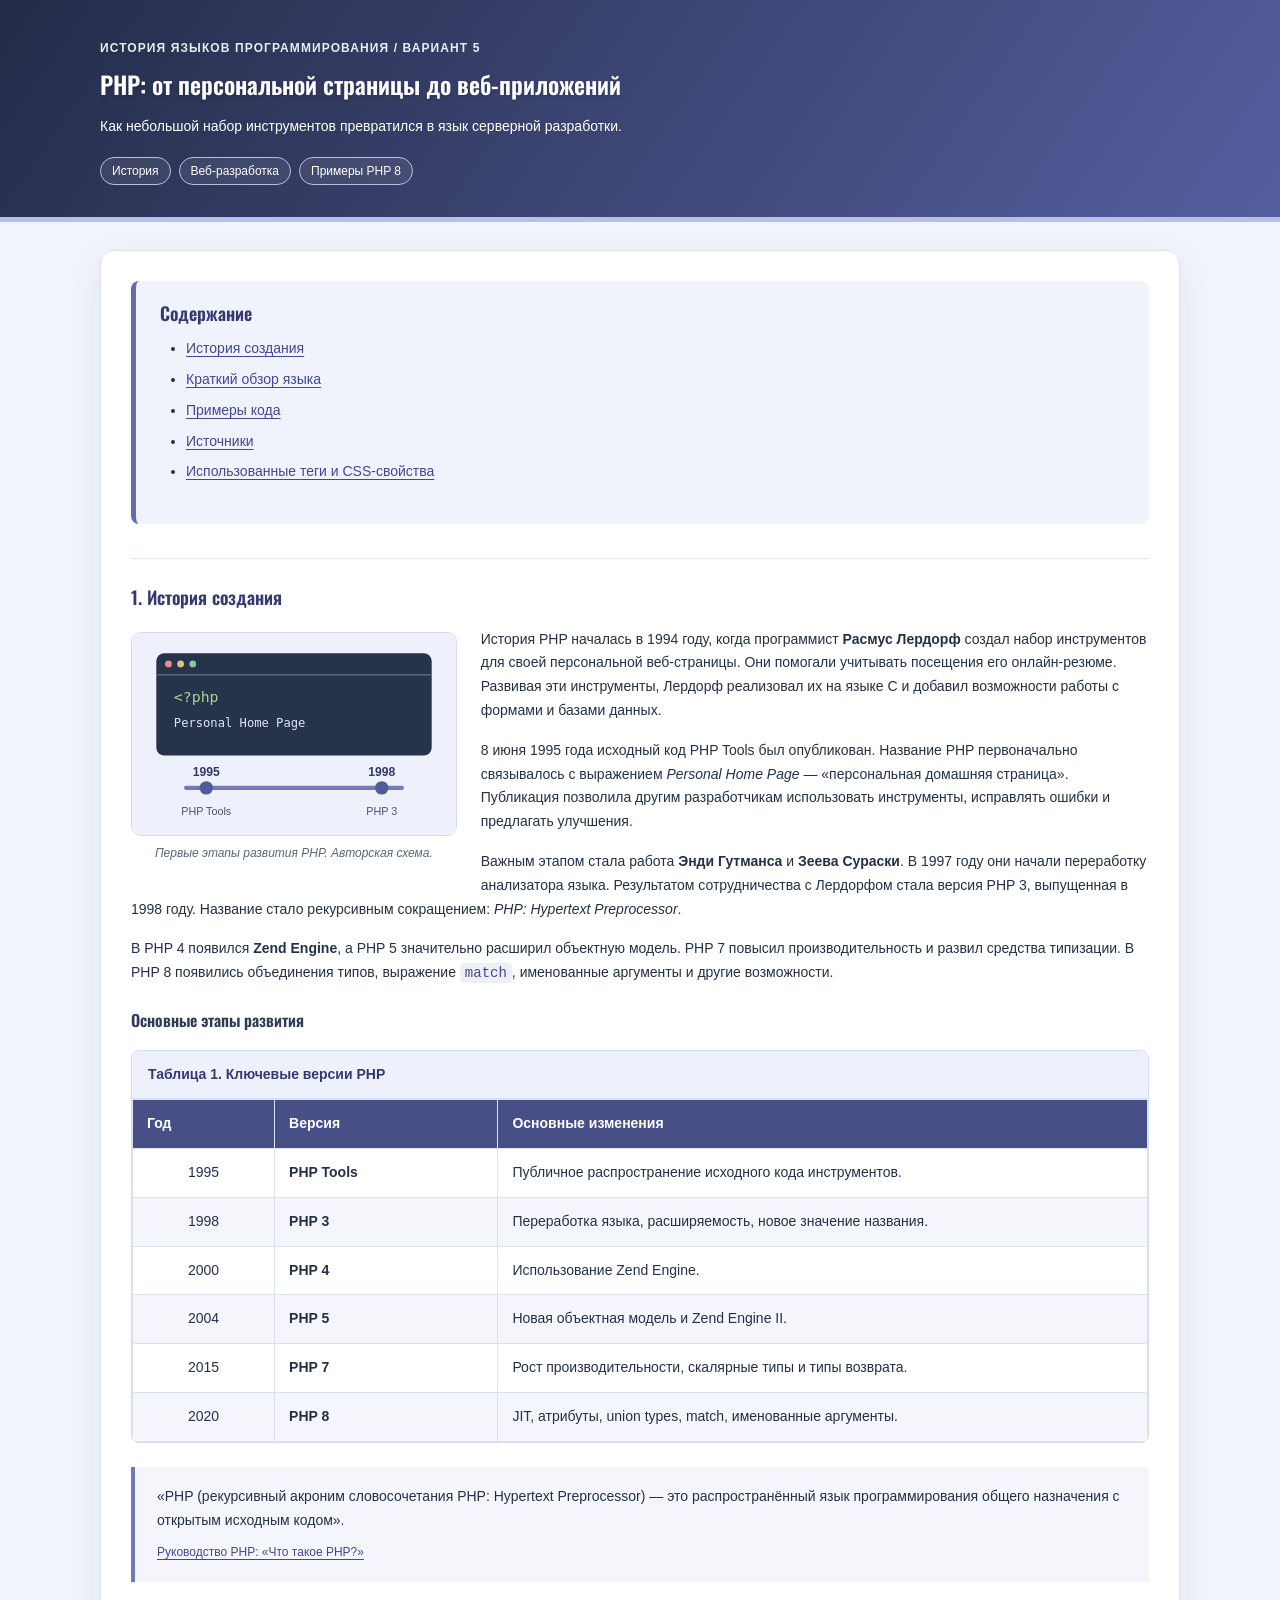
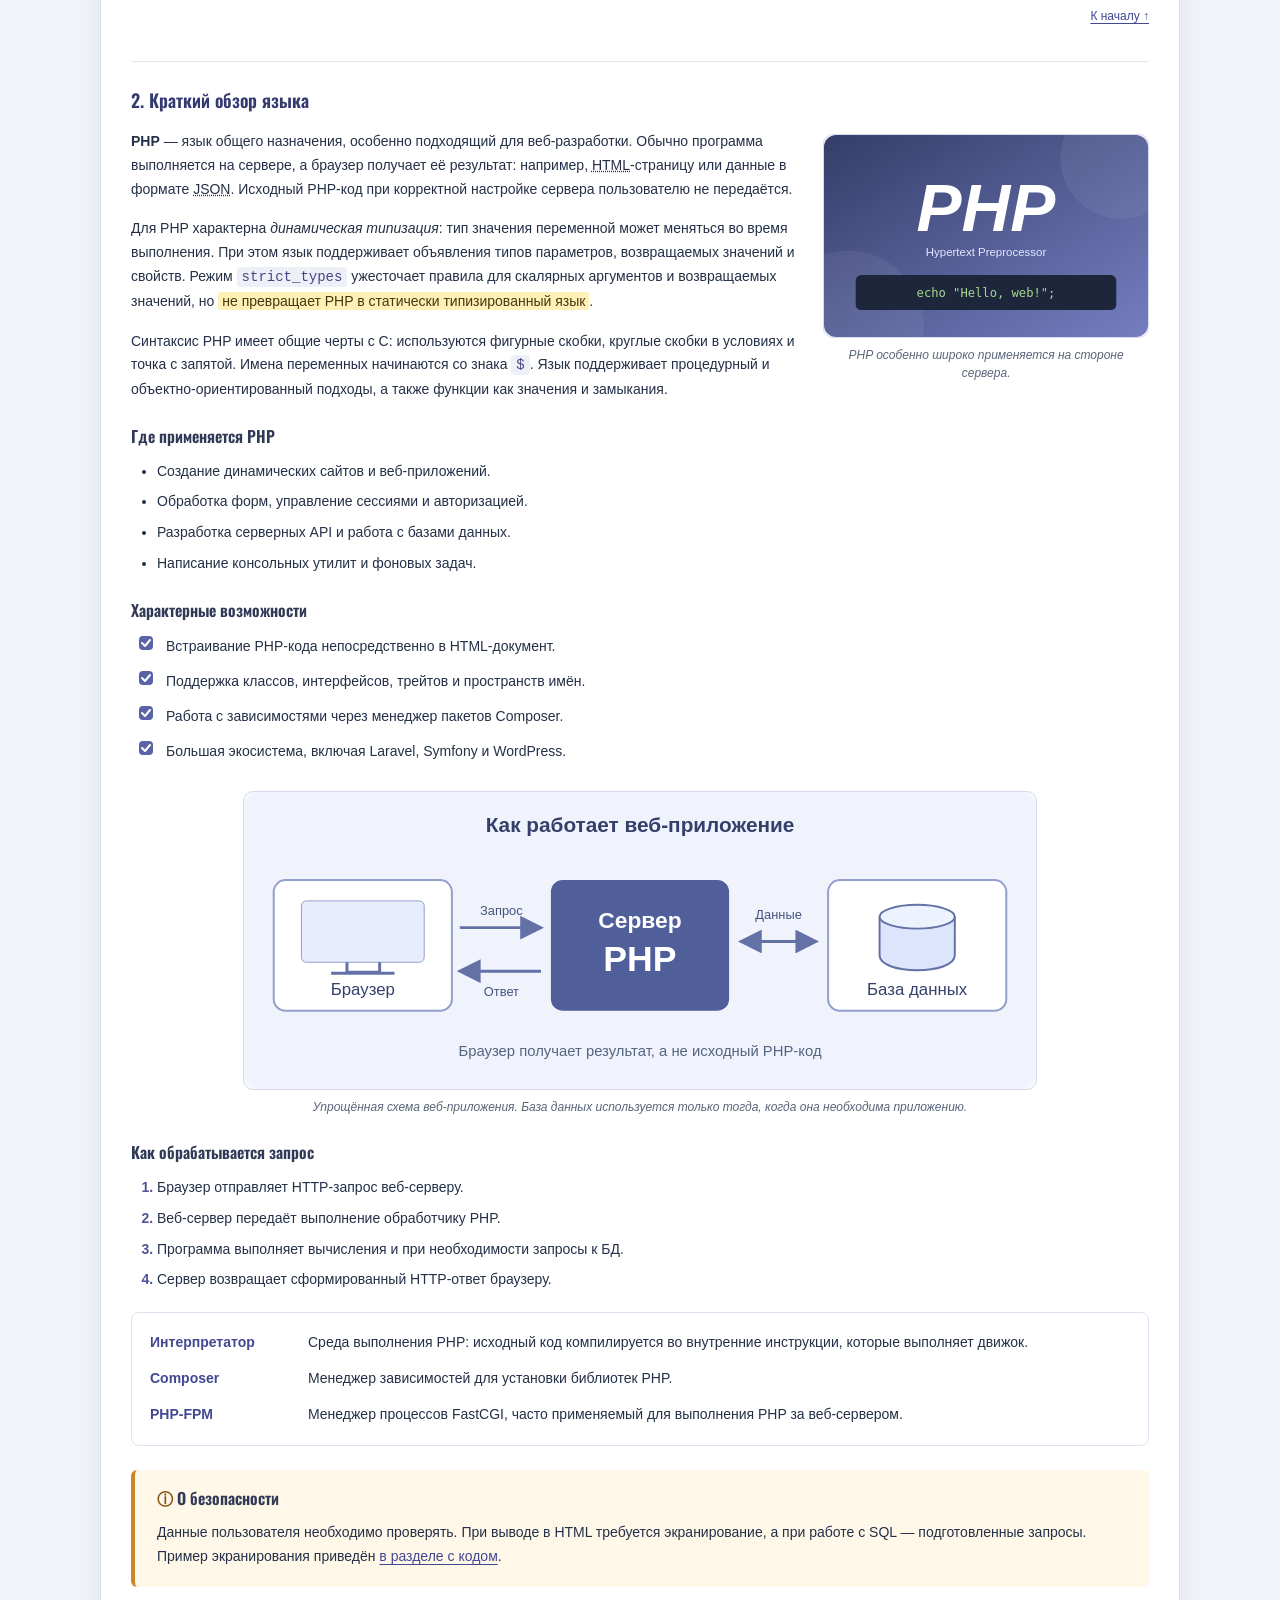
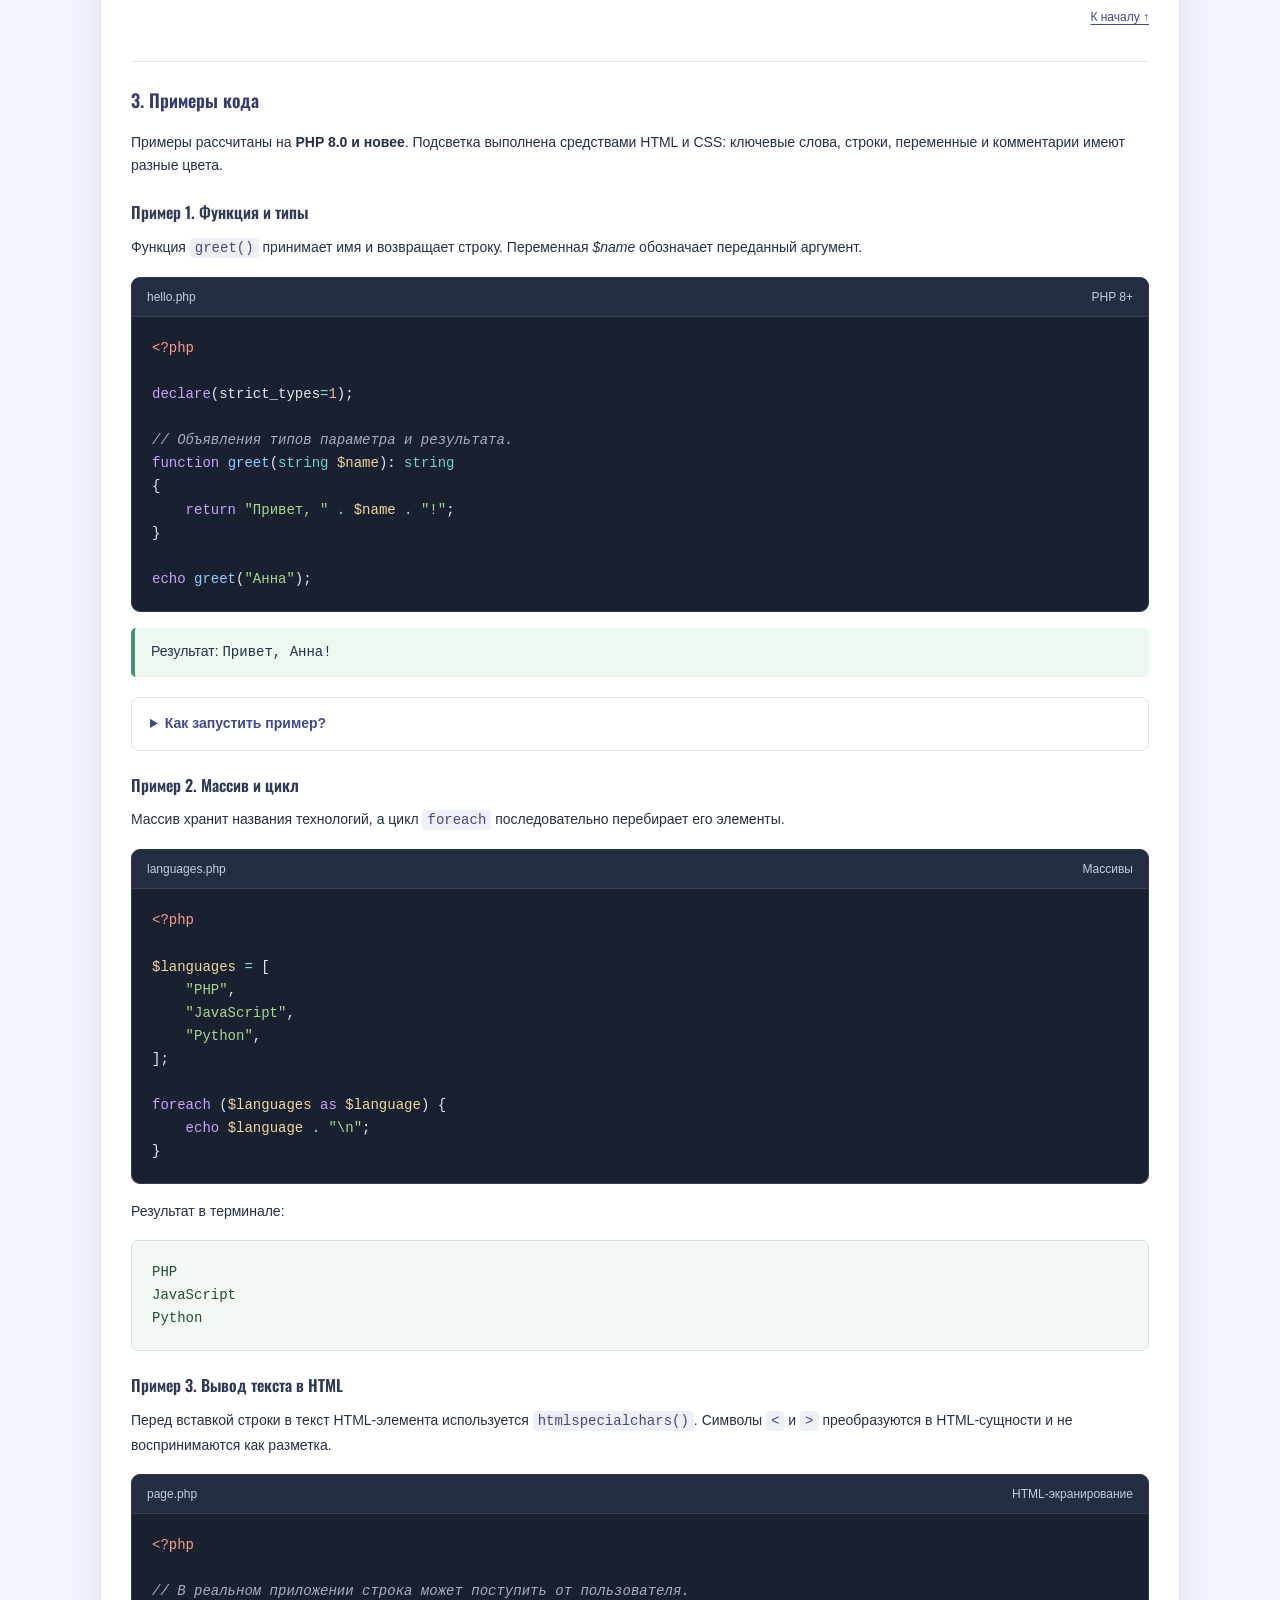
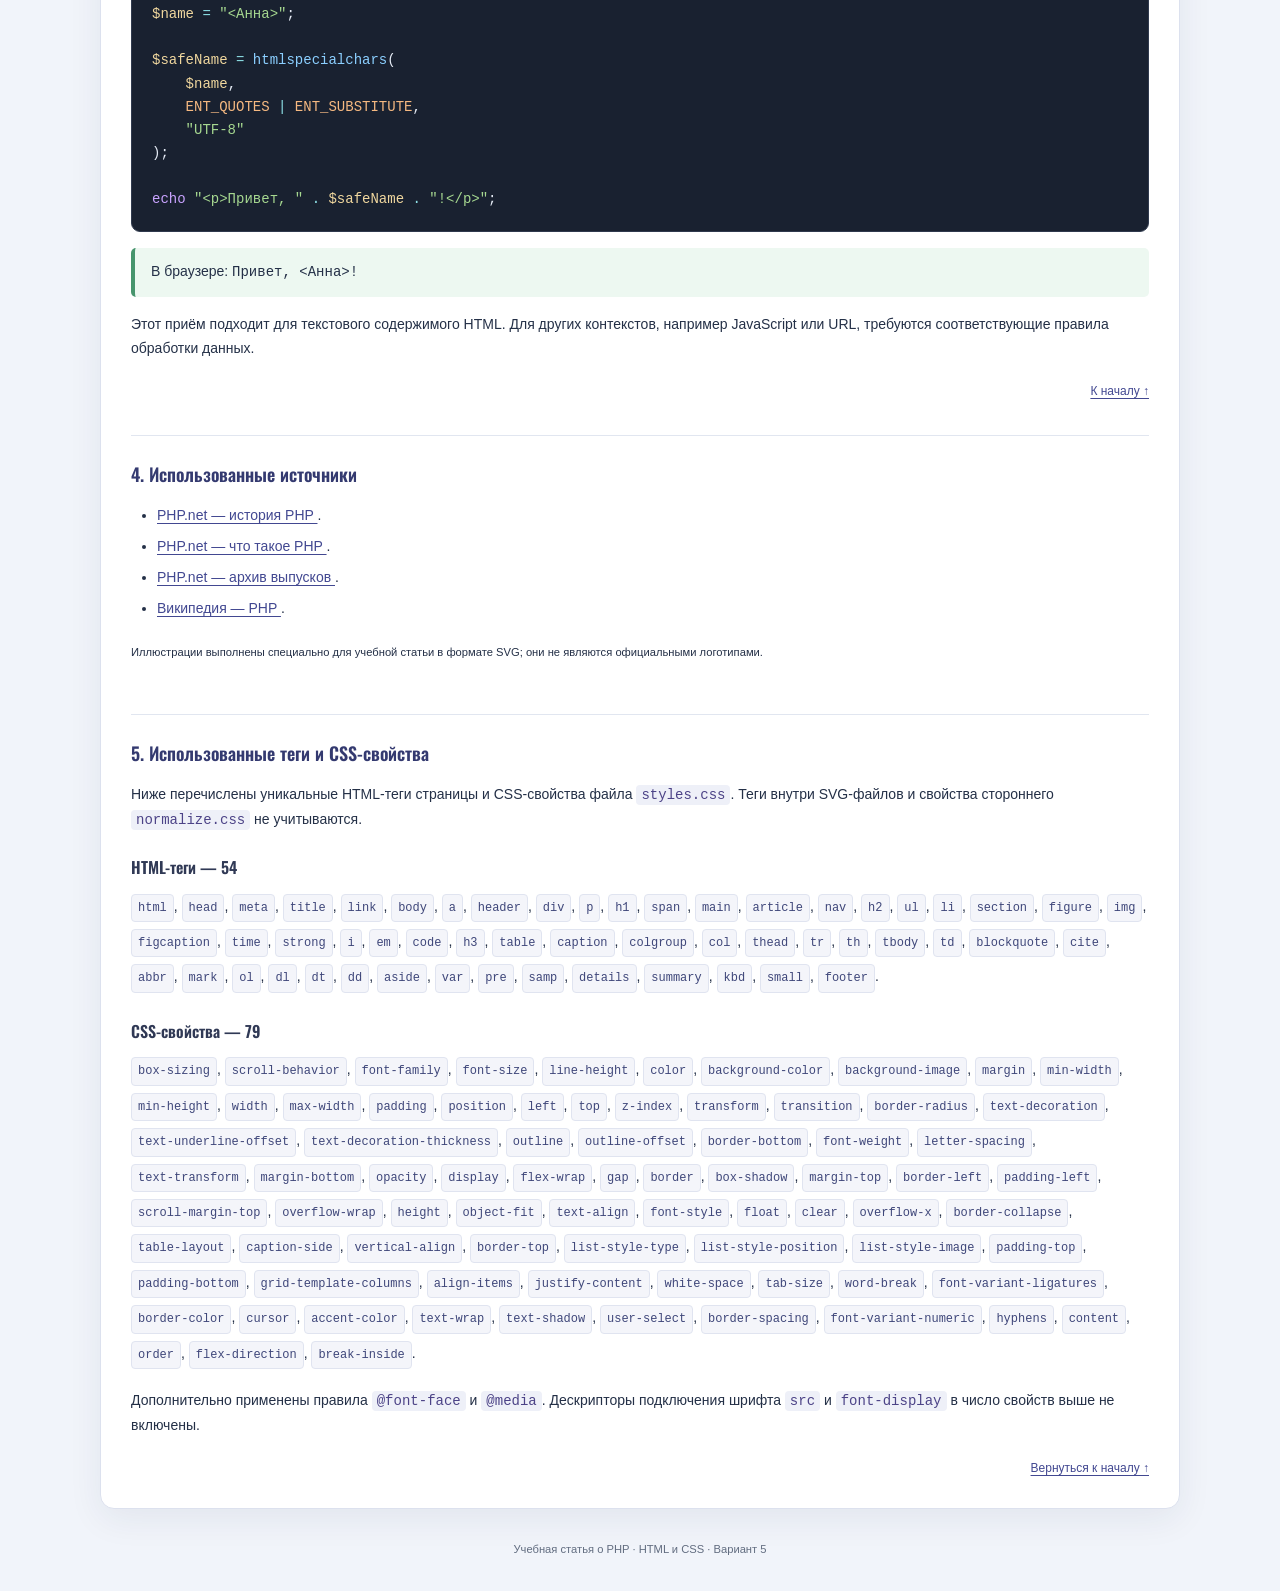
<file: index.html>
<!DOCTYPE html>
<html lang="ru">
<head>
  <meta charset="UTF-8">
  <meta name="viewport" content="width=device-width, initial-scale=1.0">
  <meta
    name="description"
    content="Краткая история PHP, обзор возможностей языка и примеры кода."
  >

  <title>PHP — история, возможности и примеры кода</title>

  <!-- normalize.css обязательно подключается перед основными стилями. -->
  <link rel="stylesheet" href="assets/normalize.css">
  <link rel="stylesheet" href="styles.css">
</head>

<body id="top">
  <a class="skip-link" href="#main">Перейти к статье</a>

  <header class="site-header">
    <div class="container">
      <p class="eyebrow">История языков программирования / Вариант 5</p>
      <h1>PHP: от персональной страницы до веб-приложений</h1>
      <p class="lead">
        Как небольшой набор инструментов превратился в язык
        серверной разработки.
      </p>

      <div class="badges" aria-label="Темы статьи">
        <span class="badge">История</span>
        <span class="badge">Веб-разработка</span>
        <span class="badge">Примеры PHP 8</span>
      </div>
    </div>
  </header>

  <main id="main" class="container">
    <article class="article" aria-label="Статья о языке PHP">
      <nav class="toc" aria-labelledby="toc-title">
        <h2 id="toc-title">Содержание</h2>
        <ul class="standard-list">
          <li><a href="#history">История создания</a></li>
          <li><a href="#overview">Краткий обзор языка</a></li>
          <li><a href="#examples">Примеры кода</a></li>
          <li><a href="#sources">Источники</a></li>
          <li><a href="#inventory">Использованные теги и CSS-свойства</a></li>
        </ul>
      </nav>

      <section id="history" class="section" aria-labelledby="history-title">
        <h2 id="history-title">1. История создания</h2>

        <figure class="illustration illustration--left">
          <img
            src="assets/history.svg"
            width="480"
            height="300"
            alt="Историческая схема: PHP Tools в 1995 году и PHP 3 в 1998 году"
          >
          <figcaption>
            Первые этапы развития PHP. Авторская схема.
          </figcaption>
        </figure>

        <p>
          История PHP началась в <time datetime="1994">1994 году</time>,
          когда программист <strong>Расмус Лердорф</strong> создал набор
          инструментов для своей персональной веб-страницы. Они помогали
          учитывать посещения его онлайн-резюме. Развивая эти инструменты,
          Лердорф реализовал их на языке C и добавил возможности работы
          с формами и базами данных.
        </p>

        <p>
          <time datetime="1995-06-08">8 июня 1995 года</time> исходный код
          PHP Tools был опубликован. Название PHP первоначально
          связывалось с выражением <i lang="en">Personal Home Page</i> —
          «персональная домашняя страница». Публикация позволила другим
          разработчикам использовать инструменты, исправлять ошибки
          и предлагать улучшения.
        </p>

        <p>
          Важным этапом стала работа <strong>Энди Гутманса</strong>
          и <strong>Зеева Сураски</strong>. В 1997 году они начали
          переработку анализатора языка. Результатом сотрудничества
          с Лердорфом стала версия PHP 3, выпущенная в 1998 году.
          Название стало рекурсивным сокращением:
          <em lang="en">PHP: Hypertext Preprocessor</em>.
        </p>

        <p>
          В PHP 4 появился <strong>Zend Engine</strong>, а PHP 5
          значительно расширил объектную модель. PHP 7 повысил
          производительность и развил средства типизации. В PHP 8
          появились объединения типов, выражение <code>match</code>,
          именованные аргументы и другие возможности.
        </p>

        <div class="clear-floats">
          <h3>Основные этапы развития</h3>

          <div
            class="table-wrapper"
            role="region"
            aria-labelledby="versions-caption"
            tabindex="0"
          >
            <table>
              <caption id="versions-caption">
                Таблица 1. Ключевые версии PHP
              </caption>

              <colgroup>
                <col class="year-column">
                <col class="version-column">
                <col>
              </colgroup>

              <thead>
                <tr>
                  <th scope="col">Год</th>
                  <th scope="col">Версия</th>
                  <th scope="col">Основные изменения</th>
                </tr>
              </thead>

              <tbody>
                <tr>
                  <td>1995</td>
                  <th scope="row">PHP Tools</th>
                  <td>Публичное распространение исходного кода инструментов.</td>
                </tr>
                <tr>
                  <td>1998</td>
                  <th scope="row">PHP 3</th>
                  <td>Переработка языка, расширяемость, новое значение названия.</td>
                </tr>
                <tr>
                  <td>2000</td>
                  <th scope="row">PHP 4</th>
                  <td>Использование Zend Engine.</td>
                </tr>
                <tr>
                  <td>2004</td>
                  <th scope="row">PHP 5</th>
                  <td>Новая объектная модель и Zend Engine II.</td>
                </tr>
                <tr>
                  <td>2015</td>
                  <th scope="row">PHP 7</th>
                  <td>Рост производительности, скалярные типы и типы возврата.</td>
                </tr>
                <tr>
                  <td>2020</td>
                  <th scope="row">PHP 8</th>
                  <td>JIT, атрибуты, union types, match, именованные аргументы.</td>
                </tr>
              </tbody>
            </table>
          </div>
        </div>

        <blockquote>
          <p>
            «PHP (рекурсивный акроним словосочетания PHP: Hypertext
            Preprocessor) — это распространённый язык программирования
            общего назначения с открытым исходным кодом».
          </p>
          <cite>
            <a href="https://www.php.net/manual/ru/intro-whatis.php">
              Руководство PHP: «Что такое PHP?»
            </a>
          </cite>
        </blockquote>

        <p class="section-end"><a href="#top">К началу ↑</a></p>
      </section>

      <section id="overview" class="section" aria-labelledby="overview-title">
        <h2 id="overview-title">2. Краткий обзор языка</h2>

        <figure class="illustration illustration--right">
          <img
            src="assets/php.svg"
            width="480"
            height="300"
            loading="lazy"
            alt="Иллюстрация PHP с фрагментом команды echo"
          >
          <figcaption>
            PHP особенно широко применяется на стороне сервера.
          </figcaption>
        </figure>

        <p>
          <strong>PHP</strong> — язык общего назначения, особенно
          подходящий для веб-разработки. Обычно программа выполняется
          на сервере, а браузер получает её результат: например,
          <abbr title="HyperText Markup Language">HTML</abbr>-страницу
          или данные в формате
          <abbr title="JavaScript Object Notation">JSON</abbr>.
          Исходный PHP-код при корректной настройке сервера пользователю
          не передаётся.
        </p>

        <p>
          Для PHP характерна <em>динамическая типизация</em>:
          тип значения переменной может меняться во время выполнения.
          При этом язык поддерживает объявления типов параметров,
          возвращаемых значений и свойств. Режим
          <code>strict_types</code> ужесточает правила для скалярных
          аргументов и возвращаемых значений, но
          <mark>не превращает PHP в статически типизированный язык</mark>.
        </p>

        <p>
          Синтаксис PHP имеет общие черты с C: используются фигурные
          скобки, круглые скобки в условиях и точка с запятой.
          Имена переменных начинаются со знака <code>$</code>.
          Язык поддерживает процедурный и объектно-ориентированный
          подходы, а также функции как значения и замыкания.
        </p>

        <h3 class="clear-floats">Где применяется PHP</h3>

        <!-- Маркированный список со стандартным маркером. -->
        <ul class="standard-list">
          <li>Создание динамических сайтов и веб-приложений.</li>
          <li>Обработка форм, управление сессиями и авторизацией.</li>
          <li>Разработка серверных API и работа с базами данных.</li>
          <li>Написание консольных утилит и фоновых задач.</li>
        </ul>

        <h3>Характерные возможности</h3>

        <!-- Маркер каждого пункта — локальная SVG-картинка. -->
        <ul class="image-list">
          <li>Встраивание PHP-кода непосредственно в HTML-документ.</li>
          <li>Поддержка классов, интерфейсов, трейтов и пространств имён.</li>
          <li>Работа с зависимостями через менеджер пакетов Composer.</li>
          <li>Большая экосистема, включая Laravel, Symfony и WordPress.</li>
        </ul>

        <figure class="illustration illustration--center">
          <img
            src="assets/architecture.svg"
            width="800"
            height="300"
            loading="lazy"
            alt="Схема: браузер отправляет HTTP-запрос серверу с PHP, сервер обращается к базе данных"
          >
          <figcaption>
            Упрощённая схема веб-приложения. База данных используется
            только тогда, когда она необходима приложению.
          </figcaption>
        </figure>

        <h3>Как обрабатывается запрос</h3>

        <!-- Нумерованный список. -->
        <ol class="steps">
          <li>Браузер отправляет HTTP-запрос веб-серверу.</li>
          <li>Веб-сервер передаёт выполнение обработчику PHP.</li>
          <li>Программа выполняет вычисления и при необходимости запросы к БД.</li>
          <li>Сервер возвращает сформированный HTTP-ответ браузеру.</li>
        </ol>

        <dl class="terms">
          <dt>Интерпретатор</dt>
          <dd>
            Среда выполнения PHP: исходный код компилируется во внутренние
            инструкции, которые выполняет движок.
          </dd>

          <dt>Composer</dt>
          <dd>Менеджер зависимостей для установки библиотек PHP.</dd>

          <dt>PHP-FPM</dt>
          <dd>
            Менеджер процессов FastCGI, часто применяемый для выполнения
            PHP за веб-сервером.
          </dd>
        </dl>

        <aside class="note">
          <h3>О безопасности</h3>
          <p>
            Данные пользователя необходимо проверять. При выводе в HTML
            требуется экранирование, а при работе с SQL — подготовленные
            запросы. Пример экранирования приведён
            <a href="#example-html">в разделе с кодом</a>.
          </p>
        </aside>

        <p class="section-end"><a href="#top">К началу ↑</a></p>
      </section>

      <section id="examples" class="section" aria-labelledby="examples-title">
        <h2 id="examples-title">3. Примеры кода</h2>

        <p>
          Примеры рассчитаны на <strong>PHP 8.0 и новее</strong>.
          Подсветка выполнена средствами HTML и CSS:
          ключевые слова, строки, переменные и комментарии имеют
          разные цвета.
        </p>

        <h3>Пример 1. Функция и типы</h3>

        <p>
          Функция <code>greet()</code> принимает имя и возвращает строку.
          Переменная <var>$name</var> обозначает переданный аргумент.
        </p>

        <div class="code-block">
          <div class="code-header">
            <span>hello.php</span>
            <span>PHP 8+</span>
          </div>
          <pre aria-label="PHP-код функции приветствия"><code><span class="token-tag">&lt;?php</span>

<span class="token-keyword">declare</span>(strict_types<span class="token-operator">=</span><span class="token-number">1</span>);

<span class="token-comment">// Объявления типов параметра и результата.</span>
<span class="token-keyword">function</span> <span class="token-function">greet</span>(<span class="token-type">string</span> <span class="token-variable">$name</span>): <span class="token-type">string</span>
{
    <span class="token-keyword">return</span> <span class="token-string">"Привет, "</span> <span class="token-operator">.</span> <span class="token-variable">$name</span> <span class="token-operator">.</span> <span class="token-string">"!"</span>;
}

<span class="token-keyword">echo</span> <span class="token-function">greet</span>(<span class="token-string">"Анна"</span>);</code></pre>
        </div>

        <p class="result">
          Результат: <samp>Привет, Анна!</samp>
        </p>

        <details>
          <summary>Как запустить пример?</summary>
          <p>
            Установите PHP, сохраните код в файле <code>hello.php</code>
            и выполните в терминале команду <kbd>php hello.php</kbd>.
          </p>
          <p>
            Завершающий тег <code>?&gt;</code> в файле, содержащем только
            PHP-код, обычно опускают, чтобы избежать случайного вывода
            пробелов после него.
          </p>
        </details>

        <h3>Пример 2. Массив и цикл</h3>

        <p>
          Массив хранит названия технологий, а цикл
          <code>foreach</code> последовательно перебирает его элементы.
        </p>

        <div class="code-block">
          <div class="code-header">
            <span>languages.php</span>
            <span>Массивы</span>
          </div>
          <pre aria-label="PHP-код перебора массива"><code><span class="token-tag">&lt;?php</span>

<span class="token-variable">$languages</span> <span class="token-operator">=</span> [
    <span class="token-string">"PHP"</span>,
    <span class="token-string">"JavaScript"</span>,
    <span class="token-string">"Python"</span>,
];

<span class="token-keyword">foreach</span> (<span class="token-variable">$languages</span> <span class="token-keyword">as</span> <span class="token-variable">$language</span>) {
    <span class="token-keyword">echo</span> <span class="token-variable">$language</span> <span class="token-operator">.</span> <span class="token-string">"\n"</span>;
}</code></pre>
        </div>

        <p>Результат в терминале:</p>
        <pre class="output"><samp>PHP
JavaScript
Python</samp></pre>

        <h3 id="example-html">Пример 3. Вывод текста в HTML</h3>

        <p>
          Перед вставкой строки в текст HTML-элемента используется
          <code>htmlspecialchars()</code>. Символы
          <code>&lt;</code> и <code>&gt;</code> преобразуются в
          HTML-сущности и не воспринимаются как разметка.
        </p>

        <div class="code-block">
          <div class="code-header">
            <span>page.php</span>
            <span>HTML-экранирование</span>
          </div>
          <pre aria-label="PHP-код безопасного вывода текста в HTML"><code><span class="token-tag">&lt;?php</span>

<span class="token-comment">// В реальном приложении строка может поступить от пользователя.</span>
<span class="token-variable">$name</span> <span class="token-operator">=</span> <span class="token-string">"&lt;Анна&gt;"</span>;

<span class="token-variable">$safeName</span> <span class="token-operator">=</span> <span class="token-function">htmlspecialchars</span>(
    <span class="token-variable">$name</span>,
    <span class="token-constant">ENT_QUOTES</span> <span class="token-operator">|</span> <span class="token-constant">ENT_SUBSTITUTE</span>,
    <span class="token-string">"UTF-8"</span>
);

<span class="token-keyword">echo</span> <span class="token-string">"&lt;p&gt;Привет, "</span> <span class="token-operator">.</span> <span class="token-variable">$safeName</span> <span class="token-operator">.</span> <span class="token-string">"!&lt;/p&gt;"</span>;</code></pre>
        </div>

        <p class="result">
          В браузере: <samp>Привет, &lt;Анна&gt;!</samp>
        </p>

        <p>
          Этот приём подходит для текстового содержимого HTML.
          Для других контекстов, например JavaScript или URL,
          требуются соответствующие правила обработки данных.
        </p>

        <p class="section-end"><a href="#top">К началу ↑</a></p>
      </section>

      <section id="sources" class="section" aria-labelledby="sources-title">
        <h2 id="sources-title">4. Использованные источники</h2>

        <ul class="standard-list">
          <li>
            <a href="https://www.php.net/manual/ru/history.php.php">
              PHP.net — история PHP
            </a>.
          </li>
          <li>
            <a href="https://www.php.net/manual/ru/intro-whatis.php">
              PHP.net — что такое PHP
            </a>.
          </li>
          <li>
            <a href="https://www.php.net/releases/">
              PHP.net — архив выпусков
            </a>.
          </li>
          <li>
            <a href="https://ru.wikipedia.org/wiki/PHP">
              Википедия — PHP
            </a>.
          </li>
        </ul>

        <p>
          <small>
            Иллюстрации выполнены специально для учебной статьи
            в формате SVG; они не являются официальными логотипами.
          </small>
        </p>
      </section>

      <section id="inventory" class="section" aria-labelledby="inventory-title">
        <h2 id="inventory-title">5. Использованные теги и CSS-свойства</h2>

        <p>
          Ниже перечислены уникальные HTML-теги страницы и CSS-свойства
          файла <code>styles.css</code>. Теги внутри SVG-файлов
          и свойства стороннего <code>normalize.css</code> не учитываются.
        </p>

        <h3>HTML-теги — 54</h3>
        <p class="inventory">
          <code>html</code>, <code>head</code>, <code>meta</code>,
          <code>title</code>, <code>link</code>, <code>body</code>,
          <code>a</code>, <code>header</code>, <code>div</code>,
          <code>p</code>, <code>h1</code>, <code>span</code>,
          <code>main</code>, <code>article</code>, <code>nav</code>,
          <code>h2</code>, <code>ul</code>, <code>li</code>,
          <code>section</code>, <code>figure</code>, <code>img</code>,
          <code>figcaption</code>, <code>time</code>, <code>strong</code>,
          <code>i</code>, <code>em</code>, <code>code</code>,
          <code>h3</code>, <code>table</code>, <code>caption</code>,
          <code>colgroup</code>, <code>col</code>, <code>thead</code>,
          <code>tr</code>, <code>th</code>, <code>tbody</code>,
          <code>td</code>, <code>blockquote</code>, <code>cite</code>,
          <code>abbr</code>, <code>mark</code>, <code>ol</code>,
          <code>dl</code>, <code>dt</code>, <code>dd</code>,
          <code>aside</code>, <code>var</code>, <code>pre</code>,
          <code>samp</code>, <code>details</code>, <code>summary</code>,
          <code>kbd</code>, <code>small</code>, <code>footer</code>.
        </p>

        <h3>CSS-свойства — 79</h3>
        <p class="inventory">
          <code>box-sizing</code>, <code>scroll-behavior</code>,
          <code>font-family</code>, <code>font-size</code>,
          <code>line-height</code>, <code>color</code>,
          <code>background-color</code>, <code>background-image</code>,
          <code>margin</code>, <code>min-width</code>,
          <code>min-height</code>, <code>width</code>,
          <code>max-width</code>, <code>padding</code>,
          <code>position</code>, <code>left</code>,
          <code>top</code>, <code>z-index</code>,
          <code>transform</code>, <code>transition</code>,
          <code>border-radius</code>, <code>text-decoration</code>,
          <code>text-underline-offset</code>,
          <code>text-decoration-thickness</code>,
          <code>outline</code>, <code>outline-offset</code>,
          <code>border-bottom</code>, <code>font-weight</code>,
          <code>letter-spacing</code>, <code>text-transform</code>,
          <code>margin-bottom</code>, <code>opacity</code>,
          <code>display</code>, <code>flex-wrap</code>,
          <code>gap</code>, <code>border</code>,
          <code>box-shadow</code>, <code>margin-top</code>,
          <code>border-left</code>, <code>padding-left</code>,
          <code>scroll-margin-top</code>, <code>overflow-wrap</code>,
          <code>height</code>, <code>object-fit</code>,
          <code>text-align</code>, <code>font-style</code>,
          <code>float</code>, <code>clear</code>,
          <code>overflow-x</code>, <code>border-collapse</code>,
          <code>table-layout</code>, <code>caption-side</code>,
          <code>vertical-align</code>, <code>border-top</code>,
          <code>list-style-type</code>, <code>list-style-position</code>,
          <code>list-style-image</code>, <code>padding-top</code>,
          <code>padding-bottom</code>, <code>grid-template-columns</code>,
          <code>align-items</code>, <code>justify-content</code>,
          <code>white-space</code>, <code>tab-size</code>,
          <code>word-break</code>, <code>font-variant-ligatures</code>,
          <code>border-color</code>, <code>cursor</code>,
          <code>accent-color</code>, <code>text-wrap</code>,
          <code>text-shadow</code>, <code>user-select</code>,
          <code>border-spacing</code>, <code>font-variant-numeric</code>,
          <code>hyphens</code>, <code>content</code>,
          <code>order</code>, <code>flex-direction</code>,
          <code>break-inside</code>.
        </p>

        <p>
          Дополнительно применены правила <code>@font-face</code>
          и <code>@media</code>. Дескрипторы подключения шрифта
          <code>src</code> и <code>font-display</code>
          в число свойств выше не включены.
        </p>

        <p class="section-end"><a href="#top">Вернуться к началу ↑</a></p>
      </section>
    </article>
  </main>

  <footer class="site-footer">
    <div class="container">
      <small>
        Учебная статья о PHP · HTML и CSS · Вариант 5
      </small>
    </div>
  </footer>
</body>
</html>
</file>
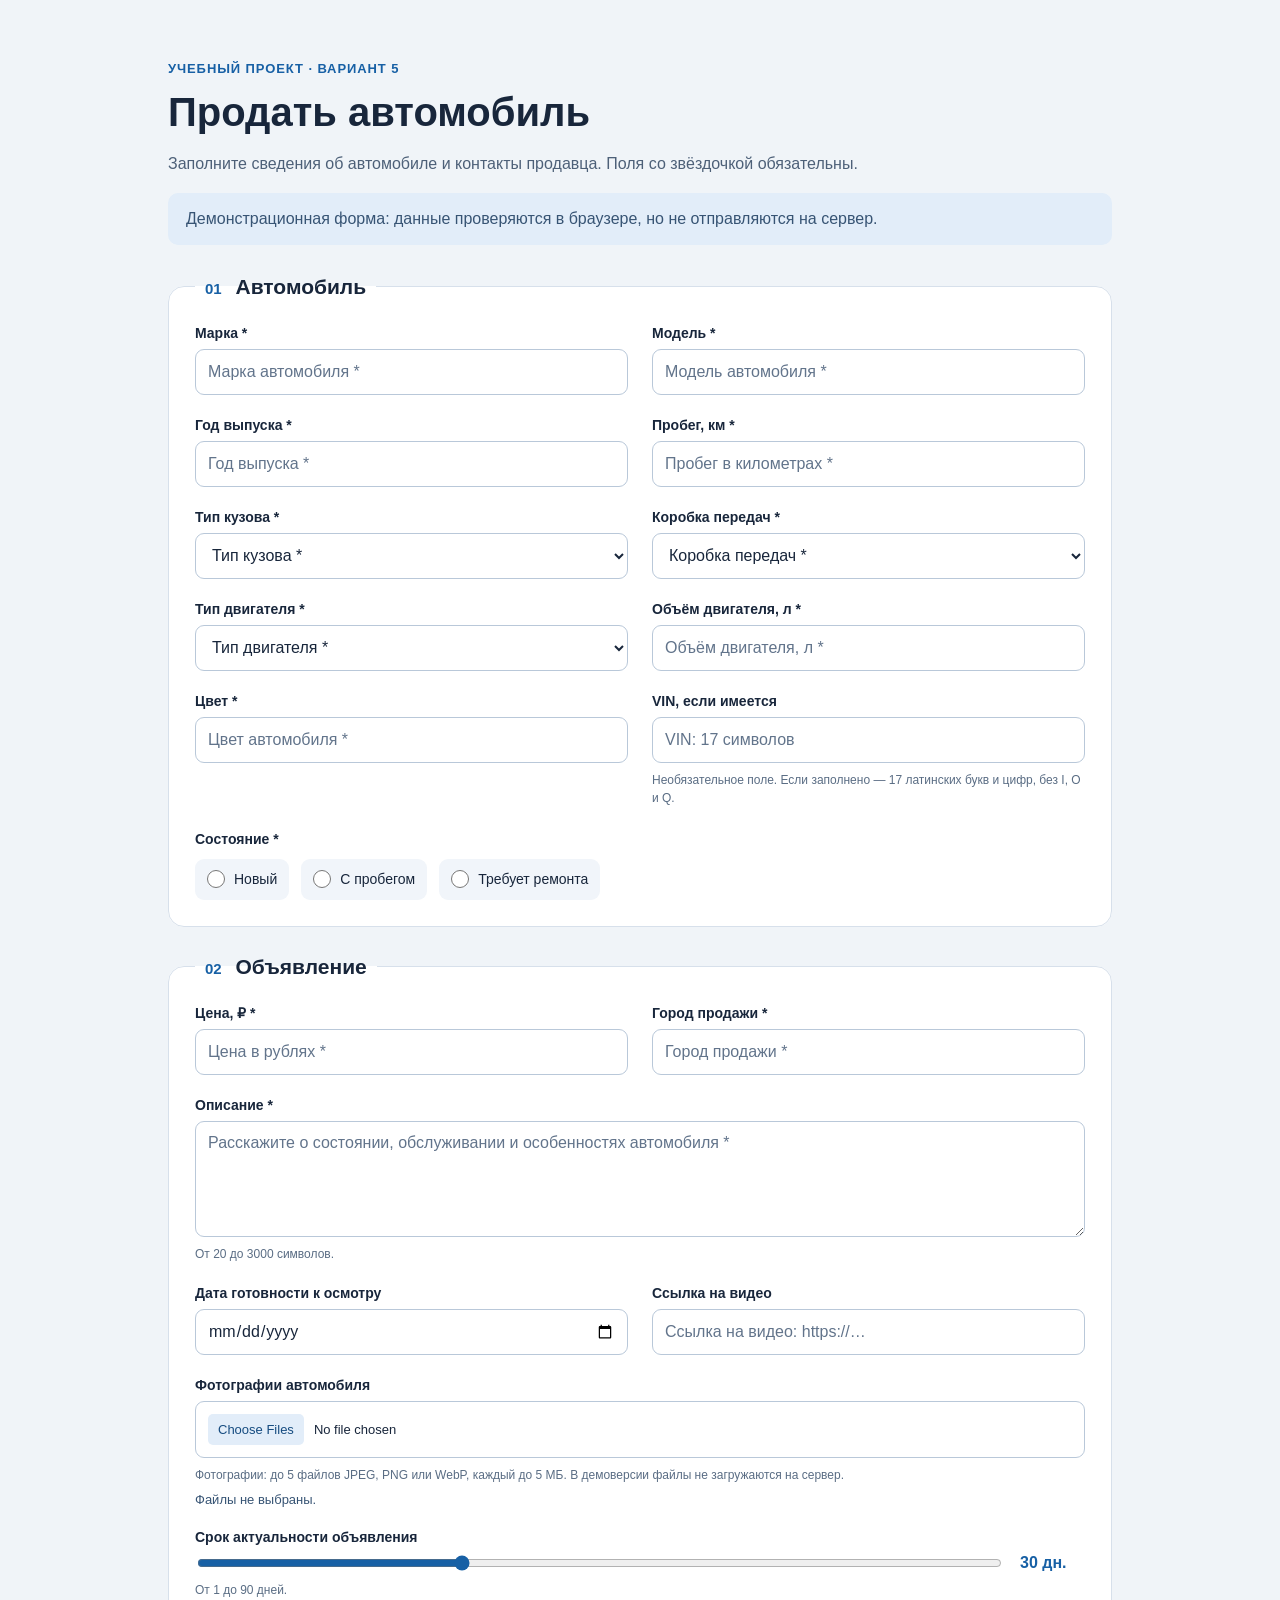
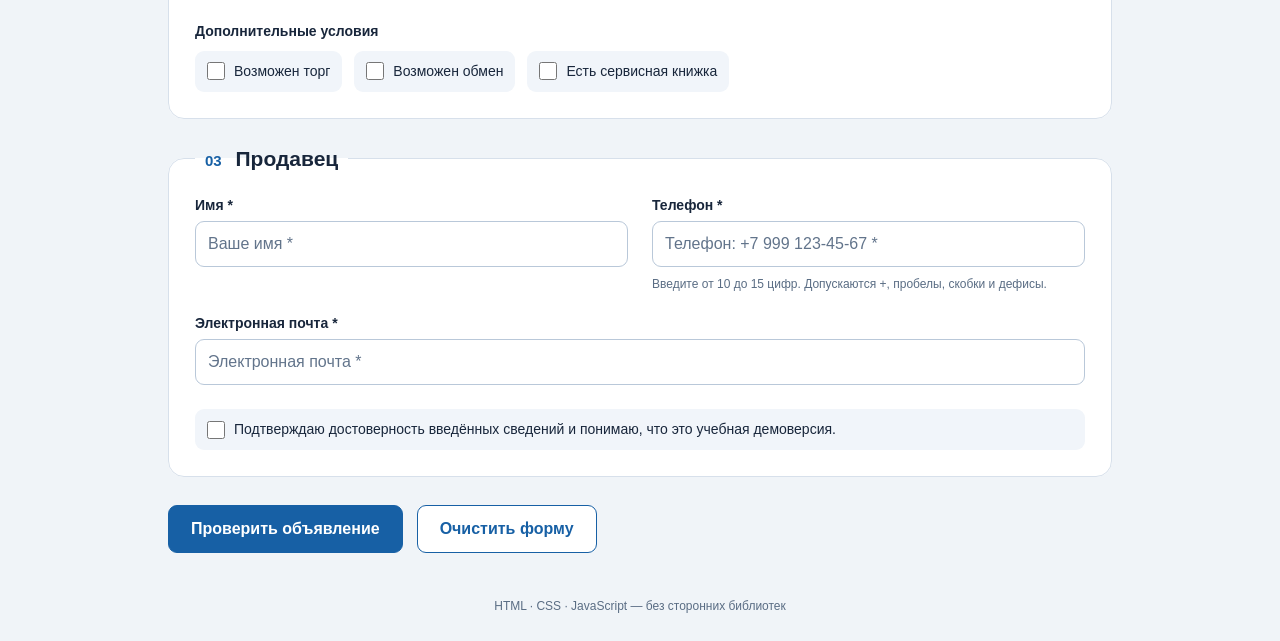
<file: Lab3/index.html>
<!DOCTYPE html>
<html lang="ru">
<head>
  <meta charset="UTF-8">
  <meta name="viewport" content="width=device-width, initial-scale=1">
  <title>Продажа автомобиля — форма объявления</title>
  <link rel="stylesheet" href="css/style.css">
  <script src="js/script.js" defer></script>
</head>
<body>
<main class="page">
  <header class="page-header">
    <p class="eyebrow">Учебный проект · Вариант 5</p>
    <h1>Продать автомобиль</h1>
    <p class="intro">Заполните сведения об автомобиле и контакты продавца. Поля со звёздочкой обязательны.</p>
    <p class="demo-note">Демонстрационная форма: данные проверяются в браузере, но не отправляются на сервер.</p>
  </header>
  <form id="car-form" action="#" method="post" enctype="multipart/form-data">
    <fieldset>
      <legend><span class="step">01</span> Автомобиль</legend>
      <div class="fields">
        <div class="field">
          <label class="field-label" for="brand">Марка *</label>
          <input id="brand" name="brand" type="text" list="brands" placeholder="Марка автомобиля *" aria-label="Марка автомобиля" maxlength="50" required>
          <datalist id="brands"><option value="LADA"><option value="Toyota"><option value="Kia"><option value="Hyundai"><option value="BMW"><option value="Volkswagen"><option value="Renault"><option value="Другая"></datalist>
        </div>
        <div class="field">
          <label class="field-label" for="model">Модель *</label>
          <input id="model" name="model" type="text" placeholder="Модель автомобиля *" aria-label="Модель автомобиля" maxlength="80" required>
        </div>
        <div class="field">
          <label class="field-label" for="year">Год выпуска *</label>
          <input id="year" name="year" type="number" min="1900" step="1" placeholder="Год выпуска *" aria-label="Год выпуска" required>
        </div>
        <div class="field">
          <label class="field-label" for="mileage">Пробег, км *</label>
          <input id="mileage" name="mileage" type="number" min="0" max="9999999" step="1" placeholder="Пробег в километрах *" aria-label="Пробег в километрах" required>
        </div>
        <div class="field">
          <label class="field-label" for="body-type">Тип кузова *</label>
          <select id="body-type" name="body_type" aria-label="Тип кузова" required>
            <option value="" disabled selected>Тип кузова *</option>
            <optgroup label="Легковые"><option value="Седан">Седан</option><option value="Хэтчбек">Хэтчбек</option><option value="Универсал">Универсал</option><option value="Купе">Купе</option></optgroup>
            <optgroup label="Другие"><option value="Внедорожник">Внедорожник</option><option value="Кроссовер">Кроссовер</option><option value="Минивэн">Минивэн</option><option value="Пикап">Пикап</option></optgroup>
          </select>
        </div>
        <div class="field">
          <label class="field-label" for="transmission">Коробка передач *</label>
          <select id="transmission" name="transmission" aria-label="Коробка передач" required>
            <option value="" disabled selected>Коробка передач *</option><option value="Механика">Механика</option><option value="Автомат">Автомат</option><option value="Робот">Робот</option><option value="Вариатор">Вариатор</option>
          </select>
        </div>
        <div class="field">
          <label class="field-label" for="fuel">Тип двигателя *</label>
          <select id="fuel" name="fuel" aria-label="Тип двигателя" required>
            <option value="" disabled selected>Тип двигателя *</option><option value="Бензин">Бензин</option><option value="Дизель">Дизель</option><option value="Гибрид">Гибрид</option><option value="Электро">Электро</option><option value="Газ">Газ</option>
          </select>
        </div>
        <div class="field" id="engine-field">
          <label class="field-label" for="engine">Объём двигателя, л *</label>
          <input id="engine" name="engine" type="number" min="0.1" max="20" step="0.1" placeholder="Объём двигателя, л *" aria-label="Объём двигателя в литрах" required>
        </div>
        <div class="field">
          <label class="field-label" for="color">Цвет *</label>
          <input id="color" name="color" type="text" placeholder="Цвет автомобиля *" aria-label="Цвет автомобиля" maxlength="40" required>
        </div>
        <div class="field">
          <label class="field-label" for="vin">VIN, если имеется</label>
          <input id="vin" name="vin" type="text" minlength="17" maxlength="17" pattern="[A-HJ-NPR-Za-hj-npr-z0-9]{17}" placeholder="VIN: 17 символов" aria-label="VIN автомобиля, необязательное поле" aria-describedby="vin-help" autocomplete="off">
          <small id="vin-help">Необязательное поле. Если заполнено — 17 латинских букв и цифр, без I, O и Q.</small>
        </div>
      </div>
      <div class="choice-group">
        <p id="condition-title" class="group-title">Состояние *</p>
        <div class="choices" role="group" aria-labelledby="condition-title">
          <label class="choice"><input type="radio" name="condition" value="Новый" required> Новый</label>
          <label class="choice"><input type="radio" name="condition" value="С пробегом"> С пробегом</label>
          <label class="choice"><input type="radio" name="condition" value="Требует ремонта"> Требует ремонта</label>
        </div>
      </div>
    </fieldset>
    <fieldset>
      <legend><span class="step">02</span> Объявление</legend>
      <div class="fields">
        <div class="field">
          <label class="field-label" for="price">Цена, ₽ *</label>
          <input id="price" name="price" type="number" min="1000" max="1000000000" step="1" placeholder="Цена в рублях *" aria-label="Цена в рублях" required>
        </div>
        <div class="field">
          <label class="field-label" for="city">Город продажи *</label>
          <input id="city" name="city" type="text" placeholder="Город продажи *" aria-label="Город продажи" autocomplete="address-level2" maxlength="100" required>
        </div>
        <div class="field field-wide">
          <label class="field-label" for="description">Описание *</label>
          <textarea id="description" name="description" rows="5" minlength="20" maxlength="3000" placeholder="Расскажите о состоянии, обслуживании и особенностях автомобиля *" aria-label="Описание автомобиля" aria-describedby="description-help" required></textarea>
          <small id="description-help">От 20 до 3000 символов.</small>
        </div>
        <div class="field">
          <label class="field-label" for="inspection">Дата готовности к осмотру</label>
          <span class="mobile-caption">Дата готовности к осмотру</span>
          <input id="inspection" name="inspection" type="date" aria-label="Дата готовности к осмотру">
        </div>
        <div class="field">
          <label class="field-label" for="video">Ссылка на видео</label>
          <input id="video" name="video" type="url" placeholder="Ссылка на видео: https://…" aria-label="Ссылка на видео автомобиля">
        </div>
        <div class="field field-wide">
          <label class="field-label" for="photos">Фотографии автомобиля</label>
          <input id="photos" name="photos" type="file" accept="image/jpeg,image/png,image/webp" multiple aria-label="Фотографии автомобиля" aria-describedby="photos-help photos-status">
          <small id="photos-help">Фотографии: до 5 файлов JPEG, PNG или WebP, каждый до 5 МБ. В демоверсии файлы не загружаются на сервер.</small>
          <output id="photos-status" for="photos" aria-live="polite">Файлы не выбраны.</output>
        </div>
        <div class="field field-wide">
          <label class="field-label" for="duration">Срок актуальности объявления</label>
          <span class="mobile-caption">Срок актуальности объявления</span>
          <div class="range-row"><input id="duration" name="duration" type="range" min="1" max="90" value="30" aria-label="Срок актуальности объявления в днях"><output id="duration-value" for="duration">30 дн.</output></div>
          <small>От 1 до 90 дней.</small>
        </div>
      </div>
      <div class="choice-group">
        <p id="features-title" class="group-title">Дополнительные условия</p>
        <div class="choices" role="group" aria-labelledby="features-title">
          <label class="choice"><input type="checkbox" name="features" value="Торг"> Возможен торг</label>
          <label class="choice"><input type="checkbox" name="features" value="Обмен"> Возможен обмен</label>
          <label class="choice"><input type="checkbox" name="features" value="Сервисная книжка"> Есть сервисная книжка</label>
        </div>
      </div>
    </fieldset>
    <fieldset>
      <legend><span class="step">03</span> Продавец</legend>
      <div class="fields">
        <div class="field">
          <label class="field-label" for="seller-name">Имя *</label>
          <input id="seller-name" name="seller_name" type="text" placeholder="Ваше имя *" aria-label="Имя продавца" autocomplete="name" maxlength="100" required>
        </div>
        <div class="field">
          <label class="field-label" for="phone">Телефон *</label>
          <input id="phone" name="phone" type="tel" placeholder="Телефон: +7 999 123-45-67 *" aria-label="Телефон продавца" autocomplete="tel" aria-describedby="phone-help" required>
          <small id="phone-help">Введите от 10 до 15 цифр. Допускаются +, пробелы, скобки и дефисы.</small>
        </div>
        <div class="field field-wide">
          <label class="field-label" for="email">Электронная почта *</label>
          <input id="email" name="email" type="email" placeholder="Электронная почта *" aria-label="Электронная почта продавца" autocomplete="email" maxlength="254" required>
        </div>
      </div>
      <label class="choice consent"><input id="consent" name="consent" type="checkbox" required> Подтверждаю достоверность введённых сведений и понимаю, что это учебная демоверсия.</label>
    </fieldset>
    <div class="actions"><button class="button primary" type="submit">Проверить объявление</button><button class="button secondary" type="reset">Очистить форму</button></div>
    <output id="form-status" class="form-status" aria-live="polite"></output>
  </form>
  <section id="result" class="result" aria-labelledby="result-title" tabindex="-1" hidden>
    <h2 id="result-title">Предпросмотр объявления</h2>
    <p>Проверка пройдена. Объявление не опубликовано, данные остаются на этой странице.</p>
    <dl id="summary"></dl>
  </section>
  <footer>HTML · CSS · JavaScript — без сторонних библиотек</footer>
</main>
</body>
</html>
</file>
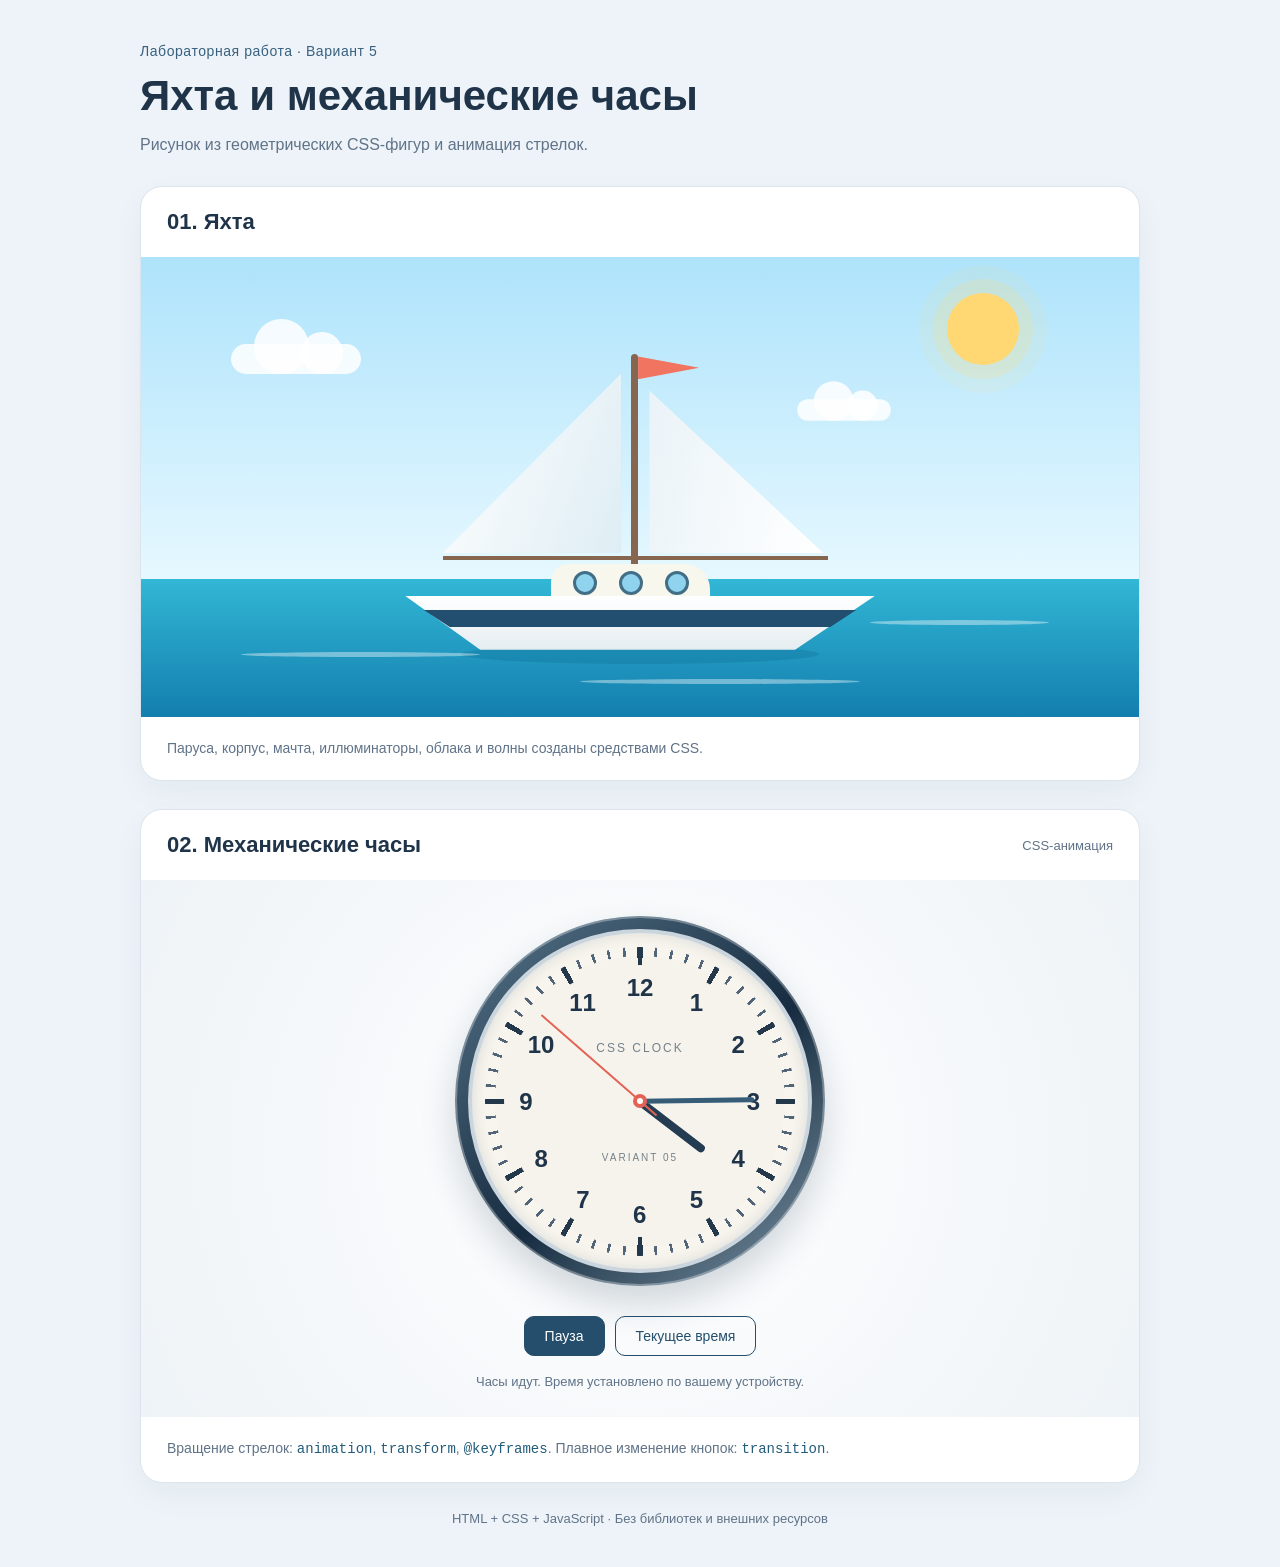
<file: Lab4/index.html>
<!DOCTYPE html>
<html lang="ru">
<head>
  <meta charset="UTF-8">
  <meta name="viewport" content="width=device-width, initial-scale=1.0">
  <title>Вариант 5 — Яхта и механические часы</title>
  <link rel="stylesheet" href="style.css">
  <script src="script.js" defer></script>
</head>
<body>
  <main class="page">
    <header class="page-header">
      <span class="badge">Лабораторная работа · Вариант 5</span>
      <h1>Яхта и механические часы</h1>
      <p>Рисунок из геометрических CSS-фигур и анимация стрелок.</p>
    </header>

    <section class="card" aria-labelledby="yacht-title">
      <div class="card-heading">
        <h2 id="yacht-title">01. Яхта</h2>
        <span></span>
      </div>
      <div class="sea-scene" role="img" aria-label="Белая парусная яхта с двумя парусами на синем море. В небе солнце и облака.">
        <div class="sun"></div>
        <div class="cloud cloud-one"></div>
        <div class="cloud cloud-two"></div>
        <div class="sea"></div>
        <div class="yacht">
          <div class="mast"></div>
          <div class="sail sail-left"></div>
          <div class="sail sail-right"></div>
          <div class="flag"></div>
          <div class="boom"></div>
          <div class="cabin">
            <span class="porthole"></span>
            <span class="porthole"></span>
            <span class="porthole"></span>
          </div>
          <div class="hull"></div>
          <div class="hull-stripe"></div>
          <div class="water-shadow"></div>
        </div>
        <div class="wave wave-one"></div>
        <div class="wave wave-two"></div>
        <div class="wave wave-three"></div>
      </div>
      <p class="description">Паруса, корпус, мачта, иллюминаторы, облака и волны созданы средствами CSS.</p>
    </section>

    <section class="card" aria-labelledby="clock-title">
      <div class="card-heading">
        <h2 id="clock-title">02. Механические часы</h2>
        <span>CSS-анимация</span>
      </div>
      <div class="clock-scene">
        <div class="clock" id="clock" role="img" aria-label="Механические часы с вращающимися часовой, минутной и секундной стрелками">
          <div class="dial">
            <div class="minute-marks"></div>
            <div class="hour-marks"></div>
            <span class="number number-1"><span>1</span></span>
            <span class="number number-2"><span>2</span></span>
            <span class="number number-3"><span>3</span></span>
            <span class="number number-4"><span>4</span></span>
            <span class="number number-5"><span>5</span></span>
            <span class="number number-6"><span>6</span></span>
            <span class="number number-7"><span>7</span></span>
            <span class="number number-8"><span>8</span></span>
            <span class="number number-9"><span>9</span></span>
            <span class="number number-10"><span>10</span></span>
            <span class="number number-11"><span>11</span></span>
            <span class="number number-12"><span>12</span></span>
            <div class="clock-brand">CSS CLOCK</div>
            <div class="clock-caption">VARIANT 05</div>
            <div class="hand hour-hand"></div>
            <div class="hand minute-hand"></div>
            <div class="hand second-hand"></div>
            <div class="center-pin"></div>
          </div>
        </div>
        <div class="controls">
          <button id="pause-button" type="button" aria-pressed="false">Пауза</button>
          <button id="sync-button" type="button" class="secondary">Текущее время</button>
        </div>
        <p class="clock-status" id="clock-status" role="status">Часы идут. Время установлено по вашему устройству.</p>
      </div>
      <p class="description">Вращение стрелок: <code>animation</code>, <code>transform</code>, <code>@keyframes</code>. Плавное изменение кнопок: <code>transition</code>.</p>
    </section>
    <footer>HTML + CSS + JavaScript · Без библиотек и внешних ресурсов</footer>
  </main>
</body>
</html>
</file>
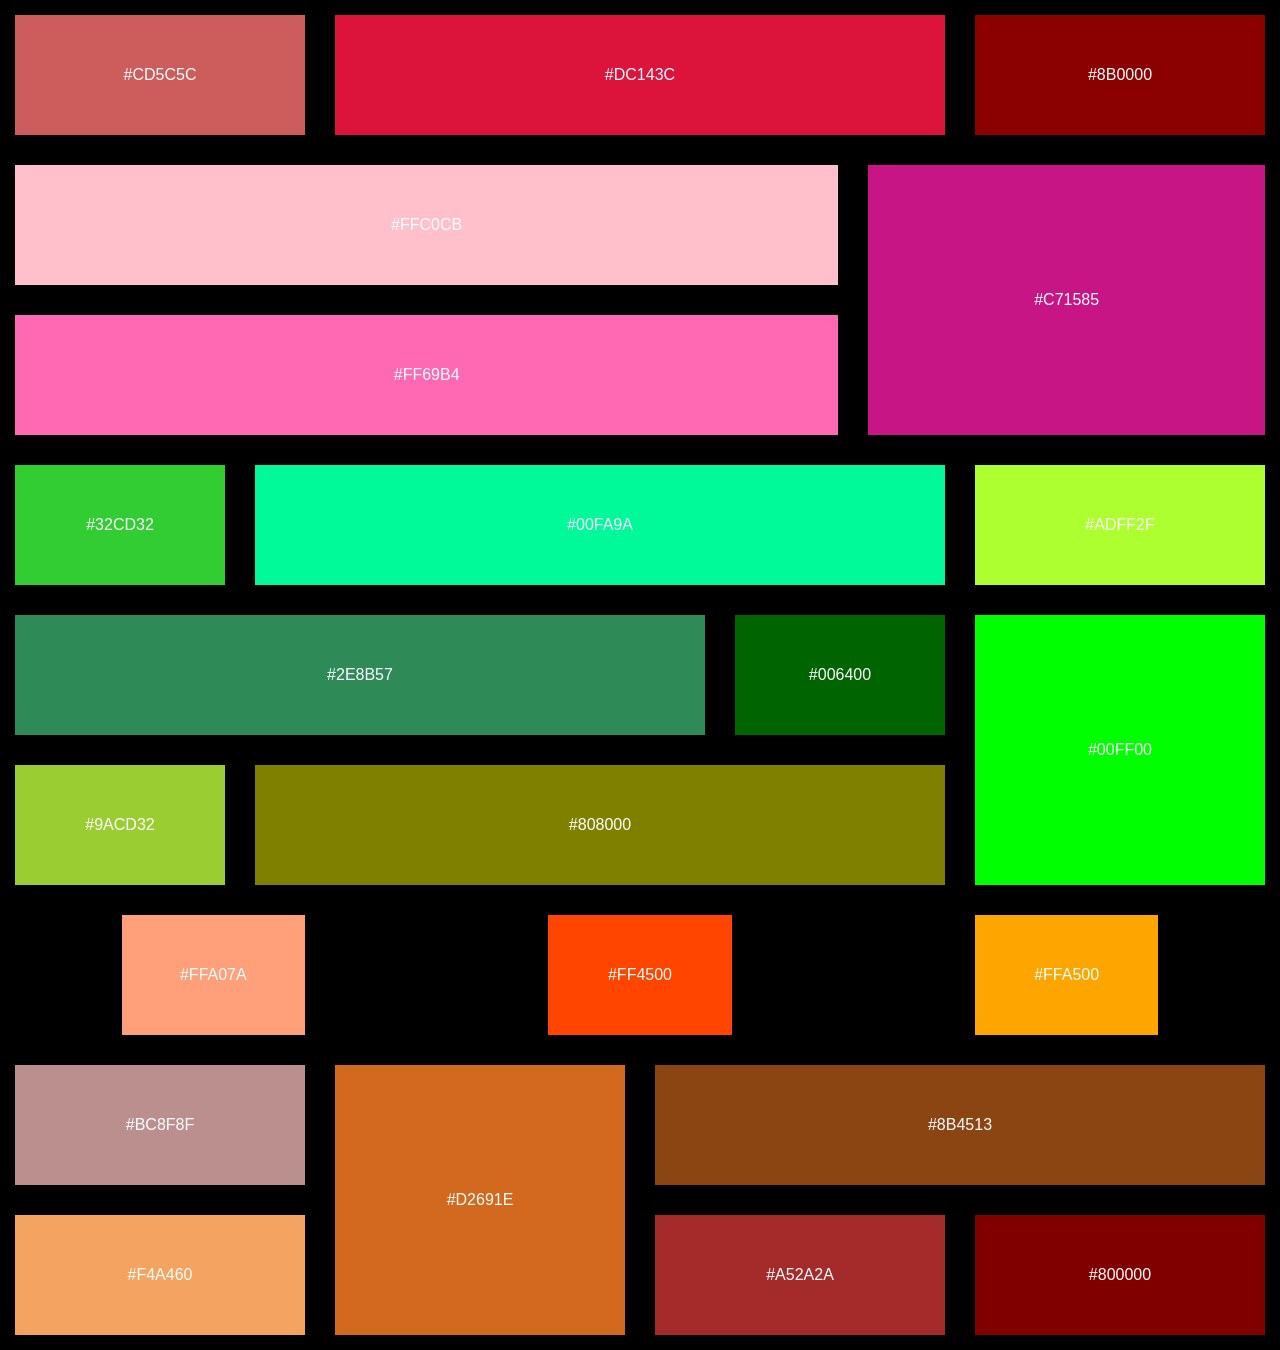
<file: Lab2/index-2.html>
<!DOCTYPE html>
<html lang="ru">
<head>
    <meta charset="UTF-8">
    <meta name="viewport" content="width=device-width, initial-scale=1">
    <title>Задание 2 — вариант 5</title>
    <link rel="stylesheet" href="css/grid.css">
    <link rel="stylesheet" href="css/style-2.css">
</head>
<body>
<div class="layout" aria-label="Адаптивный макет, вариант 5">
    <div class="header">
        <div class="cell cell-10" data-block="10"><div class="tile">#CD5C5C</div></div>
        <div class="cell cell-11" data-block="11"><div class="tile">#DC143C</div></div>
        <div class="cell cell-12" data-block="12"><div class="tile">#8B0000</div></div>
    </div>
    <div class="pink">
        <div class="pink-stack">
            <div class="cell cell-20" data-block="20"><div class="tile">#FFC0CB</div></div>
            <div class="cell cell-21" data-block="21"><div class="tile">#FF69B4</div></div>
        </div>
        <div class="cell cell-22" data-block="22"><div class="tile">#C71585</div></div>
    </div>
    <div class="green">
        <div class="green-main">
            <div class="green-row"><div class="cell cell-32" data-block="32"><div class="tile">#32CD32</div></div><div class="cell cell-33" data-block="33"><div class="tile">#00FA9A</div></div></div>
            <div class="green-row"><div class="cell cell-34" data-block="34"><div class="tile">#2E8B57</div></div><div class="cell cell-35" data-block="35"><div class="tile">#006400</div></div></div>
            <div class="green-row"><div class="cell cell-36" data-block="36"><div class="tile">#9ACD32</div></div><div class="cell cell-37" data-block="37"><div class="tile">#808000</div></div></div>
        </div>
        <div class="green-side">
            <div class="cell cell-30" data-block="30"><div class="tile">#ADFF2F</div></div>
            <div class="cell cell-31" data-block="31"><div class="tile">#00FF00</div></div>
        </div>
    </div>
    <div class="orange">
        <div class="orange-slot"><div class="cell cell-50" data-block="50"><div class="tile">#FFA07A</div></div></div>
        <div class="orange-slot"><div class="cell cell-51" data-block="51"><div class="tile">#FF4500</div></div></div>
        <div class="orange-slot"><div class="cell cell-52" data-block="52"><div class="tile">#FFA500</div></div></div>
    </div>
    <div class="brown">
        <div class="cell cell-60" data-block="60"><div class="tile">#BC8F8F</div></div>
        <div class="cell cell-61" data-block="61"><div class="tile">#F4A460</div></div>
        <div class="cell cell-62" data-block="62"><div class="tile">#D2691E</div></div>
        <div class="brown-right">
            <div class="cell cell-63" data-block="63"><div class="tile">#8B4513</div></div>
            <div class="brown-tail"><div class="cell cell-64" data-block="64"><div class="tile">#A52A2A</div></div><div class="cell cell-65" data-block="65"><div class="tile">#800000</div></div></div>
        </div>
    </div>
</div>
</body>
</html>
</file>
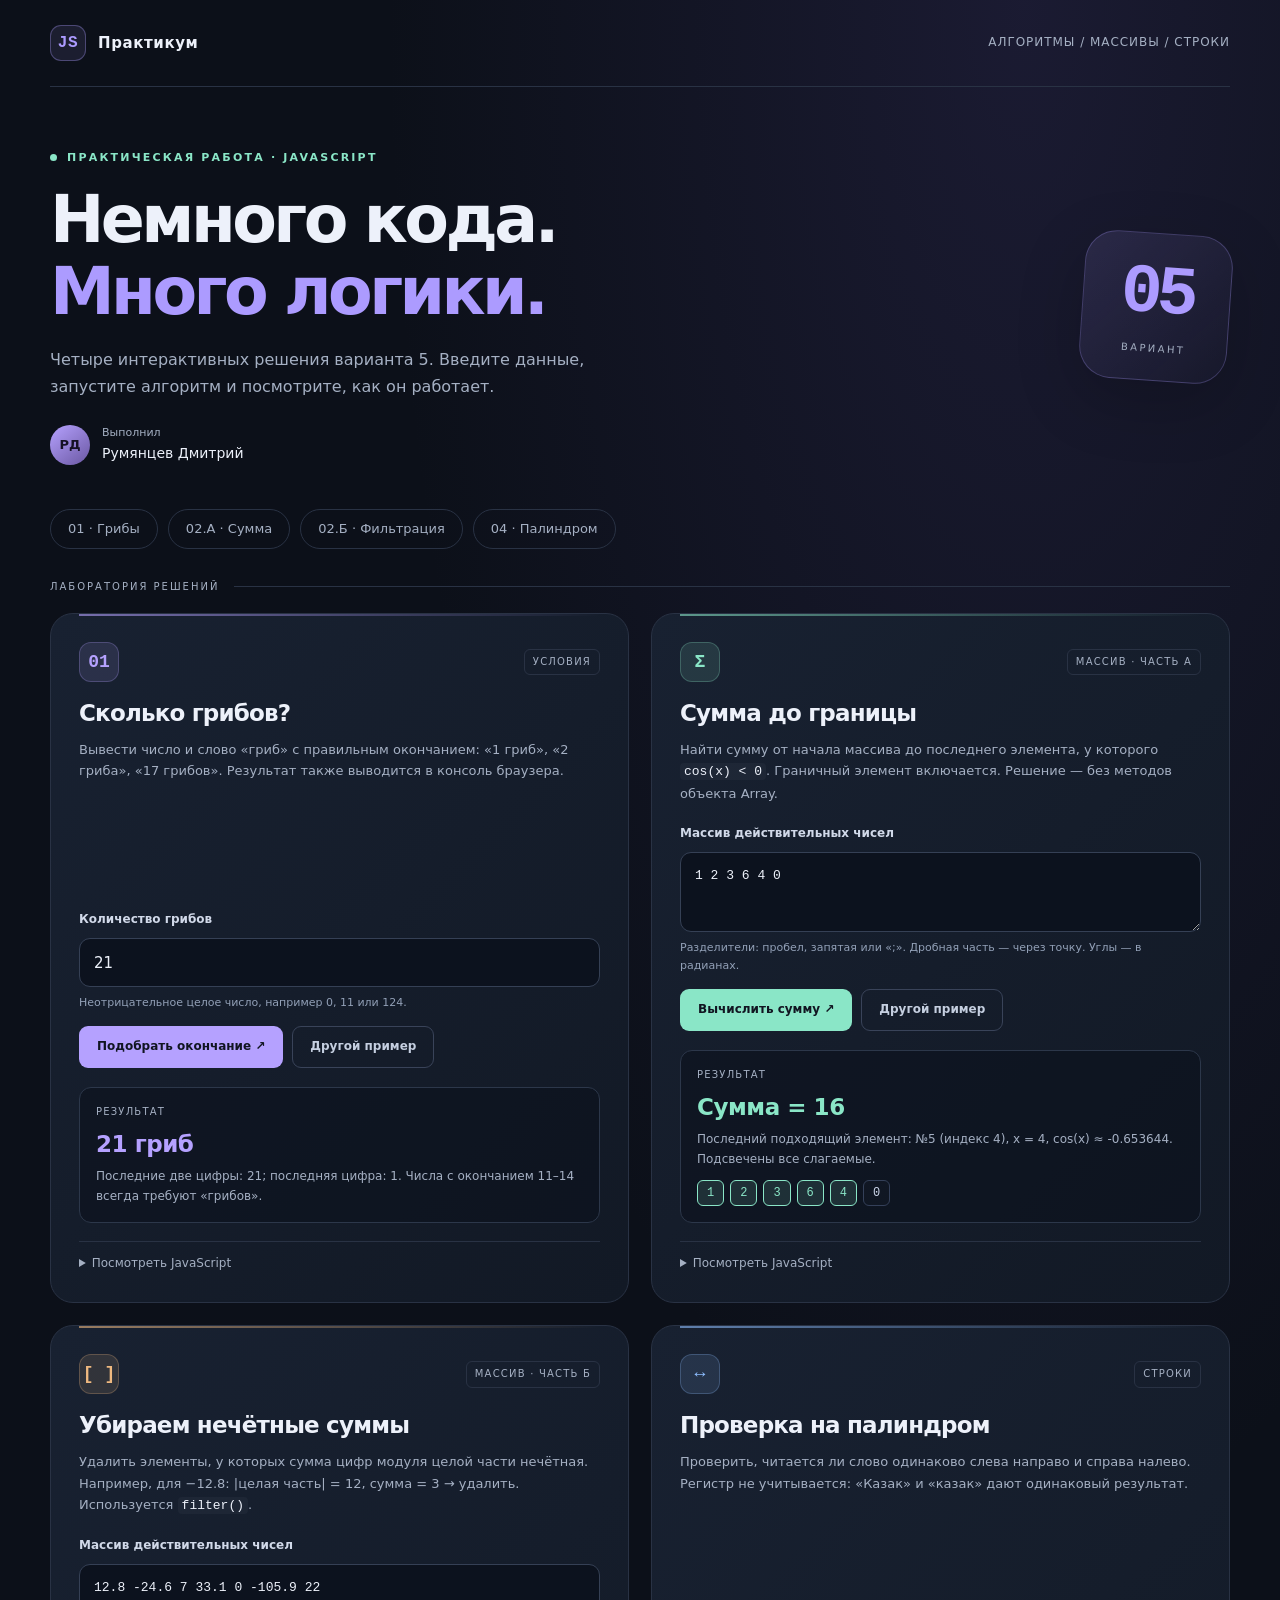
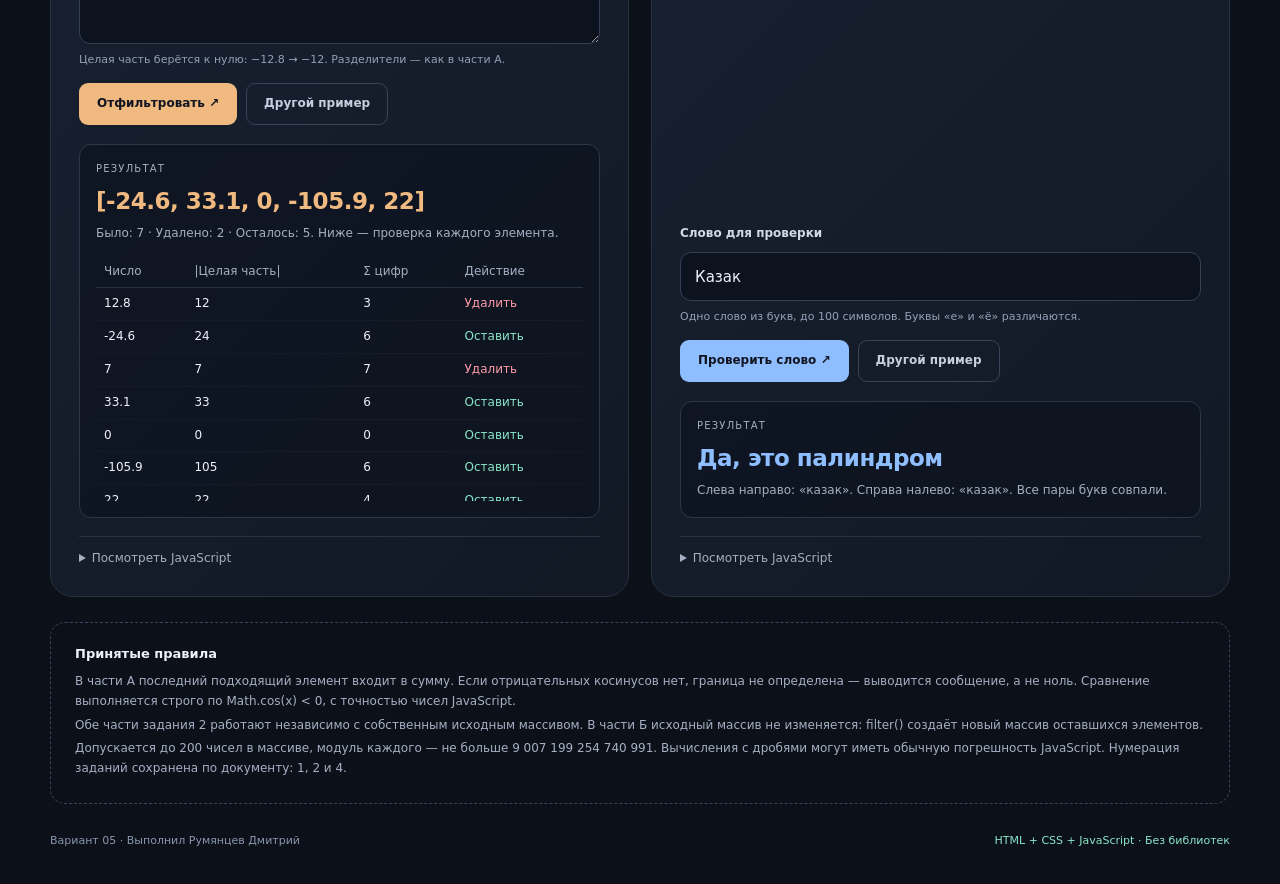
<file: Lab5/variant-5-rumyantsev.html>
<!DOCTYPE html>
<html lang="ru">
<head>
<meta charset="UTF-8">
<meta name="viewport" content="width=device-width, initial-scale=1.0">
<meta name="color-scheme" content="dark">
<title>Вариант 05 — Румянцев Дмитрий</title>
<style>
:root{--bg:#0c1019;--panel:#131a27;--line:#293244;--text:#edf1fa;--muted:#a5b0c3;--violet:#ac9bff;--mint:#8ae6c7;--red:#ff9ba8;--radius:23px}
*{box-sizing:border-box}html{scroll-behavior:smooth;scroll-padding-top:30px}body{margin:0;background:var(--bg);color:var(--text);font:15px/1.65 system-ui,-apple-system,"Segoe UI",sans-serif;background-image:radial-gradient(ellipse at 80% 0%,#38306455,transparent 44%)}button,input,textarea{font:inherit}button,a,input,textarea,summary{-webkit-tap-highlight-color:transparent}button,a,summary{touch-action:manipulation}button{cursor:pointer}a{color:inherit;text-decoration:none}::selection{background:#8270d5;color:white}:focus-visible{outline:3px solid var(--mint);outline-offset:4px}.wrap{width:min(1180px,calc(100% - 64px));margin:auto}.top{display:flex;justify-content:space-between;align-items:center;gap:20px;padding:25px 0;border-bottom:1px solid var(--line)}.brand{font-size:15px;font-weight:750;letter-spacing:.04em;display:flex;gap:12px;align-items:center}.logo{display:grid;place-items:center;width:36px;height:36px;background:#ac9bff1a;border:1px solid #ac9bff55;border-radius:11px;color:var(--violet);font:700 16px monospace}.top-note{color:var(--muted);font-size:12px;letter-spacing:.08em}.hero{display:grid;grid-template-columns:1fr auto;align-items:center;gap:35px;padding:62px 0 44px}.eyebrow{color:var(--mint);text-transform:uppercase;font-size:11px;font-weight:750;letter-spacing:.2em;margin:0 0 17px}.eyebrow:before{content:'';display:inline-block;width:7px;height:7px;border-radius:100%;background:var(--mint);margin-right:10px}h1{font-size:clamp(35px,5.3vw,65px);line-height:1.1;letter-spacing:-.055em;margin:0 0 20px;font-weight:720}h1 span{color:var(--violet)}.intro{color:var(--muted);max-width:600px;font-size:16px;margin:0}.author{margin-top:24px;display:flex;gap:12px;align-items:center}.avatar{width:40px;height:40px;border-radius:50%;background:linear-gradient(140deg,#b6a2ff,#6a57a2);color:#151124;display:grid;place-items:center;font-size:13px;font-weight:800}.author small{display:block;color:var(--muted);font-size:11px}.author p{margin:0;font-size:14px}.variant{height:148px;width:148px;border:1px solid #ac9bff40;border-radius:32px;background:linear-gradient(135deg,#ac9bff20,#ac9bff04);display:flex;flex-direction:column;align-items:center;justify-content:center;transform:rotate(4deg);box-shadow:0 20px 65px #0003}.variant span{font:600 69px/1.1 monospace;letter-spacing:-.08em;color:var(--violet)}.variant small{font-size:10px;letter-spacing:.24em;color:var(--muted);margin-top:8px}.nav{display:flex;gap:10px;flex-wrap:wrap;margin:0 0 30px}.nav a{border:1px solid var(--line);border-radius:50px;padding:8px 17px;color:var(--muted);font-size:13px;transition:.2s}.nav a:hover{color:var(--text);border-color:var(--violet);background:#ac9bff0b}.section-label{display:flex;align-items:center;gap:15px;color:var(--muted);font-size:10px;letter-spacing:.2em;text-transform:uppercase;margin-bottom:18px}.section-label:after{content:'';height:1px;background:var(--line);flex:1}.grid{display:grid;grid-template-columns:1fr 1fr;gap:22px}.card{background:linear-gradient(135deg,#182131,#121925);border:1px solid var(--line);border-radius:var(--radius);padding:28px;min-width:0;position:relative;overflow:hidden}.card:before{content:'';height:2px;position:absolute;left:28px;right:28px;top:0;background:linear-gradient(90deg,var(--accent),transparent);opacity:.6}.card-head{display:flex;align-items:center;justify-content:space-between;gap:12px;margin-bottom:17px}.icon{height:40px;min-width:40px;border-radius:12px;display:grid;place-items:center;background:color-mix(in srgb,var(--accent) 12%,transparent);color:var(--accent);font:700 18px monospace;border:1px solid color-mix(in srgb,var(--accent) 25%,transparent)}.tag{font-size:10px;text-transform:uppercase;letter-spacing:.12em;color:var(--muted);border:1px solid var(--line);border-radius:6px;padding:4px 8px}h2{font-size:23px;line-height:1.3;letter-spacing:-.035em;margin:0 0 10px}.desc{color:var(--muted);font-size:13px;margin:0 0 20px;min-height:65px}.desc code{color:var(--text);background:#ffffff08;padding:1px 4px;border-radius:4px}label{display:block;font-size:12px;font-weight:600;color:#d1d9e9;margin-bottom:8px}.field{display:block;width:100%;border:1px solid #354055;background:#0c121e;border-radius:11px;color:var(--text);padding:12px 14px;outline:none;transition:border-color .2s}input.field{height:49px}textarea.field{height:80px;resize:vertical;min-height:80px;max-height:240px;font-family:ui-monospace,Consolas,monospace;font-size:13px}.field:focus{border-color:var(--accent);box-shadow:0 0 0 3px color-mix(in srgb,var(--accent) 12%,transparent)}.hint{color:#92a0b7;font-size:11px;margin:7px 0 14px;min-height:18px}.actions{display:flex;gap:9px;flex-wrap:wrap;margin-bottom:19px}.primary,.secondary{border-radius:9px;padding:10px 17px;font-size:12px;font-weight:700;transition:transform .15s,filter .15s}.primary{color:#111521;background:var(--accent);border:1px solid transparent}.primary:hover{filter:brightness(1.1);transform:translateY(-1px)}.secondary{background:transparent;border:1px solid #394359;color:#c5cfe0}.secondary:hover{border-color:var(--accent);color:var(--text)}.result{padding:16px;background:#0a101b88;border:1px solid #2c374a;border-radius:12px;min-height:105px;overflow-wrap:anywhere}.result-label{font-size:10px;color:var(--muted);letter-spacing:.12em;text-transform:uppercase;margin-bottom:7px}.result-main{font-size:23px;font-weight:650;line-height:1.4;color:var(--accent);letter-spacing:-.02em}.result-detail{font-size:12px;color:var(--muted);margin-top:7px}.result.error{border-color:#ff9ba865}.result.error .result-main{color:var(--red);font-size:15px}.chips{display:flex;flex-wrap:wrap;gap:6px;margin-top:11px}.chip{font:12px ui-monospace,Consolas,monospace;padding:5px 9px;border:1px solid #344059;border-radius:6px;background:#ffffff03;color:#cdd7eb}.chip.active{border-color:var(--accent);background:color-mix(in srgb,var(--accent) 13%,transparent);color:var(--accent)}.chip.removed{color:#ffacb7;border-color:#ff9ba840;text-decoration:line-through;background:#ff9ba808}.table-wrap{overflow:auto;max-height:245px;margin-top:12px}table{width:100%;border-collapse:collapse;font-size:12px;text-align:left;white-space:nowrap}th{font-weight:500;color:var(--muted);padding:6px 8px;border-bottom:1px solid var(--line)}td{padding:6px 8px;border-bottom:1px solid #ffffff07}td:last-child{color:var(--mint)}tr.deleted td:last-child{color:var(--red)}details{margin-top:18px;border-top:1px solid var(--line);padding-top:12px}summary{cursor:pointer;color:var(--muted);font-size:12px;user-select:none}summary:hover{color:var(--accent)}pre{white-space:pre;overflow:auto;max-height:390px;background:#090e17;border:1px solid #263044;padding:15px;border-radius:10px;color:#b9d8f0;font:11px/1.8 ui-monospace,Consolas,monospace;margin-bottom:0;tab-size:2}.notes{margin:25px 0 0;padding:20px 24px;border:1px dashed #394359;border-radius:15px;color:var(--muted);font-size:12px}.notes h3{margin:0 0 7px;color:var(--text);font-size:13px}.notes p{margin:4px 0}.footer{display:flex;align-items:center;justify-content:space-between;gap:20px;padding:28px 0 35px;color:#8996ad;font-size:11px}.footer span:last-child{color:var(--mint)}@media(min-width:850px){.card{display:flex;flex-direction:column}.card form{margin-top:auto}.card details{margin-top:18px}}@media(max-width:750px){.wrap{width:calc(100% - 32px)}.grid{grid-template-columns:1fr}.hero{padding:38px 0 28px}.variant{width:90px;height:100px;border-radius:22px}.variant span{font-size:46px}.variant small{font-size:8px}.hero{gap:15px}.top-note{font-size:9px}.card{padding:22px}.desc{min-height:0}.footer{align-items:flex-start}.intro{font-size:14px}}@media(max-width:420px){.variant{display:none}.hero{grid-template-columns:1fr}.nav{gap:7px}.nav a{padding:7px 12px;font-size:11px}.top-note{display:none}h1{font-size:42px}.footer{flex-direction:column;gap:6px}}@media(prefers-reduced-motion:reduce){html{scroll-behavior:auto}*{transition:none!important}}
</style>
</head>
<body>
<div class="wrap">
<header class="top"><a href="#" class="brand" aria-label="В начало страницы"><span class="logo">JS</span>Практикум</a><span class="top-note">АЛГОРИТМЫ / МАССИВЫ / СТРОКИ</span></header>
<main>
<section class="hero" aria-labelledby="title"><div><p class="eyebrow">Практическая работа · JavaScript</p><h1 id="title">Немного кода.<br><span>Много логики.</span></h1><p class="intro">Четыре интерактивных решения варианта 5. Введите данные, запустите алгоритм и посмотрите, как он работает.</p><div class="author"><div class="avatar" aria-hidden="true">РД</div><div><small>Выполнил</small><p>Румянцев Дмитрий</p></div></div></div><div class="variant" aria-label="Вариант 5"><span>05</span><small>ВАРИАНТ</small></div></section>
<nav class="nav" aria-label="Задания"><a href="#task1">01 · Грибы</a><a href="#task2a">02.А · Сумма</a><a href="#task2b">02.Б · Фильтрация</a><a href="#task4">04 · Палиндром</a></nav>
<div class="section-label">Лаборатория решений</div>
<div class="grid">
<section class="card" id="task1" style="--accent:#b5a1ff"><div class="card-head"><span class="icon" aria-hidden="true">01</span><span class="tag">Условия</span></div><h2>Сколько грибов?</h2><p class="desc">Вывести число и слово «гриб» с правильным окончанием: «1 гриб», «2 гриба», «17 грибов». Результат также выводится в консоль браузера.</p><form id="form1" novalidate><label for="mushrooms">Количество грибов</label><input class="field" id="mushrooms" type="text" inputmode="numeric" value="21" maxlength="16" autocomplete="off" aria-describedby="hint1"><p class="hint" id="hint1">Неотрицательное целое число, например 0, 11 или 124.</p><div class="actions"><button class="primary" type="submit">Подобрать окончание ↗</button><button class="secondary" type="button" id="example1">Другой пример</button></div></form><div class="result" id="result1" role="status" aria-live="polite" aria-atomic="true"></div><details><summary>Посмотреть JavaScript</summary><pre><code id="code1"></code></pre></details></section>
<section class="card" id="task2a" style="--accent:#8ae6c7"><div class="card-head"><span class="icon" aria-hidden="true">Σ</span><span class="tag">Массив · Часть А</span></div><h2>Сумма до границы</h2><p class="desc">Найти сумму от начала массива до последнего элемента, у которого <code>cos(x) &lt; 0</code>. Граничный элемент включается. Решение — без методов объекта Array.</p><form id="form2a" novalidate><label for="arrayA">Массив действительных чисел</label><textarea class="field" id="arrayA" spellcheck="false" aria-describedby="hint2a">1 2 3 6 4 0</textarea><p class="hint" id="hint2a">Разделители: пробел, запятая или «;». Дробная часть — через точку. Углы — в радианах.</p><div class="actions"><button class="primary" type="submit">Вычислить сумму ↗</button><button class="secondary" type="button" id="example2a">Другой пример</button></div></form><div class="result" id="result2a" role="status" aria-live="polite" aria-atomic="true"></div><details><summary>Посмотреть JavaScript</summary><pre><code id="code2a"></code></pre></details></section>
<section class="card" id="task2b" style="--accent:#efb980"><div class="card-head"><span class="icon" aria-hidden="true">[ ]</span><span class="tag">Массив · Часть Б</span></div><h2>Убираем нечётные суммы</h2><p class="desc">Удалить элементы, у которых сумма цифр модуля целой части нечётная. Например, для −12.8: |целая часть| = 12, сумма = 3 → удалить. Используется <code>filter()</code>.</p><form id="form2b" novalidate><label for="arrayB">Массив действительных чисел</label><textarea class="field" id="arrayB" spellcheck="false" aria-describedby="hint2b">12.8 -24.6 7 33.1 0 -105.9 22</textarea><p class="hint" id="hint2b">Целая часть берётся к нулю: −12.8 → −12. Разделители — как в части А.</p><div class="actions"><button class="primary" type="submit">Отфильтровать ↗</button><button class="secondary" type="button" id="example2b">Другой пример</button></div></form><div class="result" id="result2b" role="status" aria-live="polite" aria-atomic="true"></div><details><summary>Посмотреть JavaScript</summary><pre><code id="code2b"></code></pre></details></section>
<section class="card" id="task4" style="--accent:#8ebeff"><div class="card-head"><span class="icon" aria-hidden="true">↔</span><span class="tag">Строки</span></div><h2>Проверка на палиндром</h2><p class="desc">Проверить, читается ли слово одинаково слева направо и справа налево. Регистр не учитывается: «Казак» и «казак» дают одинаковый результат.</p><form id="form4" novalidate><label for="word">Слово для проверки</label><input class="field" id="word" type="text" value="Казак" maxlength="100" autocomplete="off" spellcheck="false" aria-describedby="hint4"><p class="hint" id="hint4">Одно слово из букв, до 100 символов. Буквы «е» и «ё» различаются.</p><div class="actions"><button class="primary" type="submit">Проверить слово ↗</button><button class="secondary" type="button" id="example4">Другой пример</button></div></form><div class="result" id="result4" role="status" aria-live="polite" aria-atomic="true"></div><details><summary>Посмотреть JavaScript</summary><pre><code id="code4"></code></pre></details></section>
</div>
<aside class="notes"><h3>Принятые правила</h3><p>В части А последний подходящий элемент входит в сумму. Если отрицательных косинусов нет, граница не определена — выводится сообщение, а не ноль. Сравнение выполняется строго по Math.cos(x) &lt; 0, с точностью чисел JavaScript.</p><p>Обе части задания 2 работают независимо с собственным исходным массивом. В части Б исходный массив не изменяется: filter() создаёт новый массив оставшихся элементов.</p><p>Допускается до 200 чисел в массиве, модуль каждого — не больше 9 007 199 254 740 991. Вычисления с дробями могут иметь обычную погрешность JavaScript. Нумерация заданий сохранена по документу: 1, 2 и 4.</p></aside>
</main>
<footer class="footer"><span>Вариант 05 · Выполнил Румянцев Дмитрий</span><span>HTML + CSS + JavaScript · Без библиотек</span></footer>
</div>
<noscript><p style="padding:24px;color:#ff9ba8">Для выполнения заданий включите JavaScript в настройках браузера.</p></noscript>
<script>
'use strict';
function mushroomPhrase(n) {
  const lastTwo = n % 100;
  const last = n % 10;
  let word = 'грибов';
  if (lastTwo < 11 || lastTwo > 14) {
    if (last === 1) word = 'гриб';
    else if (last >= 2 && last <= 4) word = 'гриба';
  }
  return `${n} ${word}`;
}

// Часть А: только индексы и циклы, без методов Array.
function sumToLastNegativeCosine(numbers) {
  let lastIndex = -1;
  for (let i = numbers.length - 1; i >= 0; i--) {
    if (Math.cos(numbers[i]) < 0) {
      lastIndex = i;
      break;
    }
  }
  if (lastIndex === -1) return { found: false };
  let sum = 0;
  for (let i = 0; i <= lastIndex; i++) sum += numbers[i];
  return { found: true, lastIndex, sum };
}

function digitSumOfIntegerPart(number) {
  let n = Math.abs(Math.trunc(number));
  let sum = 0;
  while (n > 0) {
    sum += n % 10;
    n = Math.floor(n / 10);
  }
  return sum;
}

// Часть Б: новый массив без удаляемых элементов.
function removeOddDigitSums(numbers) {
  return numbers.filter(number => digitSumOfIntegerPart(number) % 2 === 0);
}

function checkPalindrome(word) {
  const normalized = word.trim().normalize('NFC').toLocaleLowerCase('ru-RU');
  const letters = Array.from(normalized);
  for (let left = 0, right = letters.length - 1; left < right; left++, right--) {
    if (letters[left] !== letters[right]) return false;
  }
  return true;
}

// Разбор ввода также не использует методы Array.
function parseNumbers(text) {
  const input = text.trim();
  if (!input) throw new Error('Введите хотя бы одно число.');
  const tokens = input.split(/[\s,;]+/);
  if (tokens.length > 200) throw new Error('Введите не больше 200 чисел.');
  const numbers = [];
  for (let i = 0; i < tokens.length; i++) {
    if (!/^[+-]?(?:\d+(?:\.\d*)?|\.\d+)(?:e[+-]?\d+)?$/i.test(tokens[i])) {
      throw new Error(`Элемент №${i + 1}: «${tokens[i]}» — не число.`);
    }
    const number = Number(tokens[i]);
    if (!Number.isFinite(number) || Math.abs(number) > Number.MAX_SAFE_INTEGER) {
      throw new Error(`Элемент №${i + 1}: число слишком велико. Допустимый модуль — до ${Number.MAX_SAFE_INTEGER}.`);
    }
    numbers[i] = number;
  }
  return numbers;
}

const byId = id => document.getElementById(id);
const format = value => Object.is(value, -0) ? '0' : String(value);

function element(tag, className, text) {
  const node = document.createElement(tag);
  if (className) node.className = className;
  if (text !== undefined) node.textContent = text;
  return node;
}

function showResult(id, main, detail, error = false) {
  const box = byId(id);
  box.classList.toggle('error', error);
  box.replaceChildren(
    element('div', 'result-label', error ? 'Проверьте ввод' : 'Результат'),
    element('div', 'result-main', main)
  );
  if (detail) box.append(element('div', 'result-detail', detail));
  return box;
}

function runMushrooms() {
  const raw = byId('mushrooms').value.trim();
  if (!/^\d+$/.test(raw) || !Number.isSafeInteger(Number(raw))) {
    throw new Error('Введите целое число от 0 до 9 007 199 254 740 991.');
  }
  const n = Number(raw);
  const result = mushroomPhrase(n);
  showResult('result1', result, `Последние две цифры: ${n % 100}; последняя цифра: ${n % 10}. Числа с окончанием 11–14 всегда требуют «грибов».`);
  console.log(result);
}

function runSum() {
  const numbers = parseNumbers(byId('arrayA').value);
  const result = sumToLastNegativeCosine(numbers);
  if (!result.found) {
    showResult('result2a', 'Граница не найдена', 'В массиве нет элементов с cos(x) < 0. Сумма для заданного диапазона не определена.');
    return;
  }
  const x = numbers[result.lastIndex];
  const box = showResult('result2a', `Сумма = ${format(result.sum)}`, `Последний подходящий элемент: №${result.lastIndex + 1} (индекс ${result.lastIndex}), x = ${format(x)}, cos(x) ≈ ${Math.cos(x).toPrecision(6)}. Подсвечены все слагаемые.`);
  const chips = element('div', 'chips');
  for (let i = 0; i < numbers.length; i++) {
    const chip = element('span', i <= result.lastIndex ? 'chip active' : 'chip', format(numbers[i]));
    chip.title = `Элемент №${i + 1}${i <= result.lastIndex ? ': входит в сумму' : ': не входит в сумму'}`;
    chips.append(chip);
  }
  box.append(chips);
}

function runFilter() {
  const numbers = parseNumbers(byId('arrayB').value);
  const filtered = removeOddDigitSums(numbers);
  const removedCount = numbers.length - filtered.length;
  const box = showResult('result2b', `[${filtered.map(format).join(', ')}]`, `Было: ${numbers.length} · Удалено: ${removedCount} · Осталось: ${filtered.length}. ${filtered.length ? 'Ниже — проверка каждого элемента.' : 'Все элементы удалены, получен пустой массив.'}`);
  const wrap = element('div', 'table-wrap');
  const table = element('table');
  const head = document.createElement('thead');
  const row = document.createElement('tr');
  ['Число', '|Целая часть|', 'Σ цифр', 'Действие'].forEach(title => row.append(element('th', '', title)));
  head.append(row);
  const body = document.createElement('tbody');
  numbers.forEach(number => {
    const sum = digitSumOfIntegerPart(number);
    const removed = sum % 2 !== 0;
    const row = element('tr', removed ? 'deleted' : '');
    [format(number), String(Math.abs(Math.trunc(number))), String(sum), removed ? 'Удалить' : 'Оставить'].forEach(text => row.append(element('td', '', text)));
    body.append(row);
  });
  table.append(head, body);
  wrap.append(table);
  box.append(wrap);
}

function runPalindrome() {
  const word = byId('word').value.trim().normalize('NFC');
  if (!word || !/^\p{L}+$/u.test(word) || Array.from(word).length > 100) {
    throw new Error('Введите одно слово из букв, от 1 до 100 символов, без цифр и знаков.');
  }
  const isPalindrome = checkPalindrome(word);
  const normalized = word.toLocaleLowerCase('ru-RU');
  const reversed = Array.from(normalized).reverse().join('');
  showResult('result4', isPalindrome ? 'Да, это палиндром' : 'Нет, это не палиндром', `Слева направо: «${normalized}». Справа налево: «${reversed}». ${isPalindrome ? 'Все пары букв совпали.' : 'При чтении в обратном порядке слово изменилось.'}`);
}

function safelyRun(handler, target) {
  try { handler(); }
  catch (error) { showResult(target, error.message, '', true); }
}

const tasks = [
  { form: 'form1', result: 'result1', run: runMushrooms, field: 'mushrooms', button: 'example1', examples: ['11', '2', '0', '114', '101', '124'] },
  { form: 'form2a', result: 'result2a', run: runSum, field: 'arrayA', button: 'example2a', examples: ['0 1 6', '2 0 1', '-3.14 2.5 6 4.2 0', '1 2 3 6 4 0'] },
  { form: 'form2b', result: 'result2b', run: runFilter, field: 'arrayB', button: 'example2b', examples: ['1 3 5 7 9', '0 22 -24.8 33', '-12.8 -0.9 101.2 999 44', '12.8 -24.6 7 33.1 0 -105.9 22'] },
  { form: 'form4', result: 'result4', run: runPalindrome, field: 'word', button: 'example4', examples: ['JavaScript', 'топот', 'шалаш', 'Довод', 'Казак'] }
];

tasks.forEach(task => {
  let exampleIndex = 0;
  byId(task.form).addEventListener('submit', event => {
    event.preventDefault();
    safelyRun(task.run, task.result);
  });
  byId(task.button).addEventListener('click', () => {
    byId(task.field).value = task.examples[exampleIndex];
    exampleIndex = (exampleIndex + 1) % task.examples.length;
    safelyRun(task.run, task.result);
  });
  byId(task.field).addEventListener('input', () => {
    showResult(task.result, 'Данные изменены', 'Нажмите кнопку выполнения, чтобы обновить результат.');
  });
  safelyRun(task.run, task.result);
});

byId('code1').textContent = mushroomPhrase.toString() + '\n\n// Пример вывода в консоль:\nconsole.log(mushroomPhrase(21));';
byId('code2a').textContent = sumToLastNegativeCosine.toString();
byId('code2b').textContent = digitSumOfIntegerPart.toString() + '\n\n' + removeOddDigitSums.toString();
byId('code4').textContent = checkPalindrome.toString();
</script>
</body>
</html>
</file>
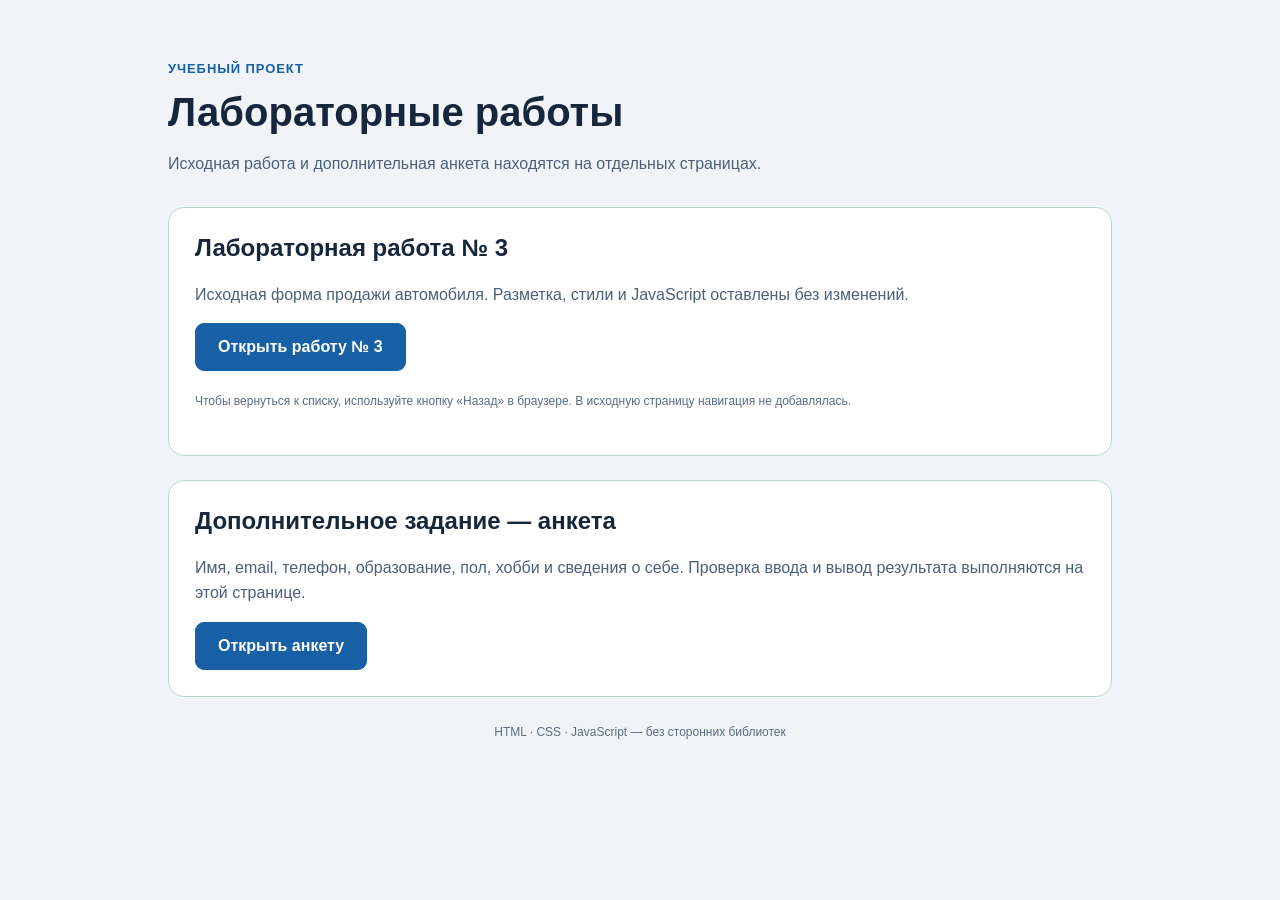
<file: Lab6/main.html>
<!DOCTYPE html>
<html lang="ru">
<head>
  <meta charset="UTF-8">
  <meta name="viewport" content="width=device-width, initial-scale=1">
  <title>Учебный проект — работы</title>
  <link rel="stylesheet" href="css/style.css">
  <link rel="stylesheet" href="css/profile.css">
</head>
<body>
<main class="page">
  <header class="page-header">
    <p class="eyebrow">Учебный проект</p>
    <h1>Лабораторные работы</h1>
    <p class="intro">Исходная работа и дополнительная анкета находятся на отдельных страницах.</p>
  </header>
  <nav aria-label="Выбор работы">
    <section class="result work-card" aria-labelledby="car-title">
      <h2 id="car-title">Лабораторная работа № 3</h2>
      <p>Исходная форма продажи автомобиля. Разметка, стили и JavaScript оставлены без изменений.</p>
      <a class="button primary" href="index.html">Открыть работу № 3</a>
      <p><small>Чтобы вернуться к списку, используйте кнопку «Назад» в браузере. В исходную страницу навигация не добавлялась.</small></p>
    </section>
    <section class="result work-card" aria-labelledby="profile-title">
      <h2 id="profile-title">Дополнительное задание — анкета</h2>
      <p>Имя, email, телефон, образование, пол, хобби и сведения о себе. Проверка ввода и вывод результата выполняются на этой странице.</p>
      <a class="button primary" href="profile.html">Открыть анкету</a>
    </section>
  </nav>
  <footer>HTML · CSS · JavaScript — без сторонних библиотек</footer>
</main>
</body>
</html>
</file>
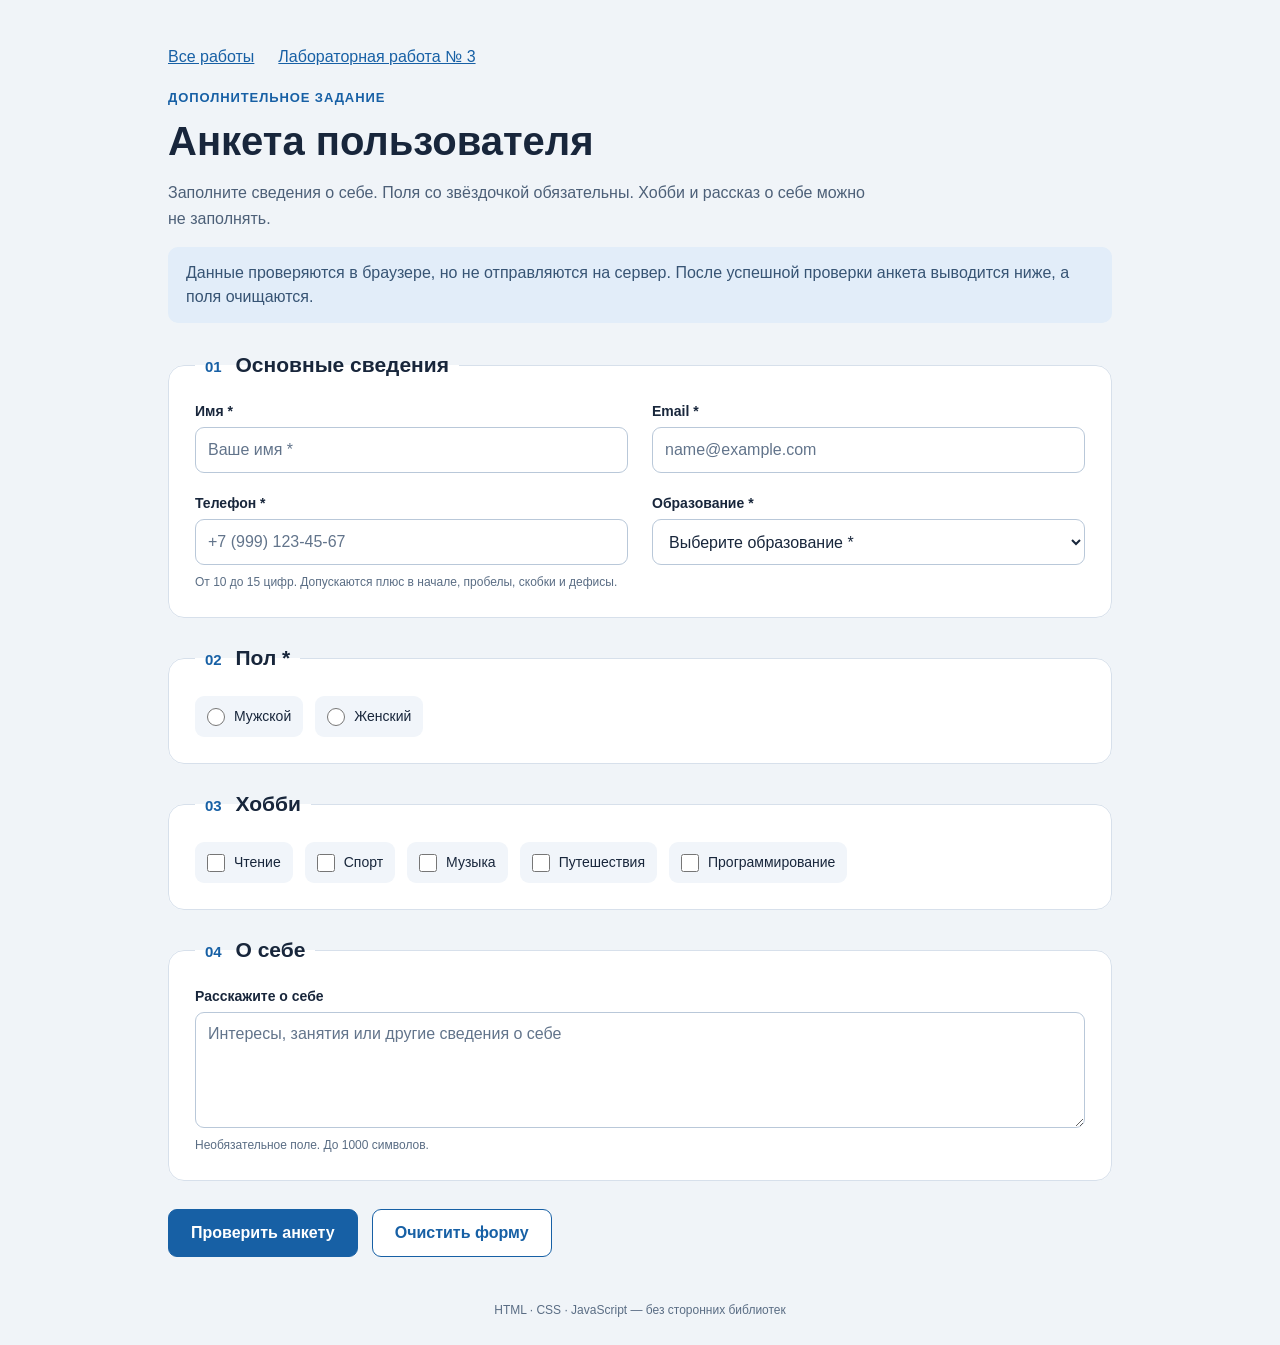
<file: Lab6/profile.html>
<!DOCTYPE html>
<html lang="ru">
<head>
  <meta charset="UTF-8">
  <meta name="viewport" content="width=device-width, initial-scale=1">
  <title>Анкета — дополнительное задание</title>
  <link rel="stylesheet" href="css/style.css">
  <link rel="stylesheet" href="css/profile.css">
  <script src="js/profile.js" defer></script>
</head>
<body>
<main class="page profile-page">
  <nav class="page-nav" aria-label="Навигация по проекту">
    <a href="main.html">Все работы</a>
    <a href="index.html">Лабораторная работа № 3</a>
  </nav>
  <header class="page-header">
    <p class="eyebrow">Дополнительное задание</p>
    <h1>Анкета пользователя</h1>
    <p class="intro">Заполните сведения о себе. Поля со звёздочкой обязательны. Хобби и рассказ о себе можно не заполнять.</p>
    <p class="demo-note">Данные проверяются в браузере, но не отправляются на сервер. После успешной проверки анкета выводится ниже, а поля очищаются.</p>
  </header>
  <form id="profile-form" novalidate>
    <fieldset>
      <legend><span class="step">01</span> Основные сведения</legend>
      <div class="fields">
        <div class="field">
          <label class="field-label" for="profile-name">Имя *</label>
          <input id="profile-name" name="name" type="text" autocomplete="given-name" maxlength="100" placeholder="Ваше имя *" required aria-describedby="name-error">
          <small class="field-error" id="name-error"></small>
        </div>
        <div class="field">
          <label class="field-label" for="profile-email">Email *</label>
          <input id="profile-email" name="email" type="text" inputmode="email" autocomplete="email" maxlength="254" placeholder="name@example.com" required aria-describedby="email-error">
          <small class="field-error" id="email-error"></small>
        </div>
        <div class="field">
          <label class="field-label" for="profile-phone">Телефон *</label>
          <input id="profile-phone" name="phone" type="text" inputmode="tel" autocomplete="tel" maxlength="40" placeholder="+7 (999) 123-45-67" required aria-describedby="phone-help phone-error">
          <small id="phone-help">От 10 до 15 цифр. Допускаются плюс в начале, пробелы, скобки и дефисы.</small>
          <small class="field-error" id="phone-error"></small>
        </div>
        <div class="field">
          <label class="field-label" for="profile-education">Образование *</label>
          <select id="profile-education" name="education" required aria-describedby="education-error">
            <option value="">Выберите образование *</option>
            <option value="basic">Основное общее</option>
            <option value="secondary">Среднее общее</option>
            <option value="vocational">Среднее профессиональное</option>
            <option value="higher">Высшее</option>
          </select>
          <small class="field-error" id="education-error"></small>
        </div>
      </div>
    </fieldset>
    <fieldset>
      <legend><span class="step">02</span> Пол *</legend>
      <div class="choices">
        <label class="choice"><input name="gender" type="radio" value="male" required aria-describedby="gender-error"> Мужской</label>
        <label class="choice"><input name="gender" type="radio" value="female" required aria-describedby="gender-error"> Женский</label>
      </div>
      <small class="field-error" id="gender-error"></small>
    </fieldset>
    <fieldset>
      <legend><span class="step">03</span> Хобби</legend>
      <div class="choices">
        <label class="choice"><input name="hobbies" type="checkbox" value="reading"> Чтение</label>
        <label class="choice"><input name="hobbies" type="checkbox" value="sport"> Спорт</label>
        <label class="choice"><input name="hobbies" type="checkbox" value="music"> Музыка</label>
        <label class="choice"><input name="hobbies" type="checkbox" value="travel"> Путешествия</label>
        <label class="choice"><input name="hobbies" type="checkbox" value="programming"> Программирование</label>
      </div>
    </fieldset>
    <fieldset>
      <legend><span class="step">04</span> О себе</legend>
      <div class="field">
        <label class="field-label" for="profile-about">Расскажите о себе</label>
        <textarea id="profile-about" name="about" rows="5" maxlength="1000" placeholder="Интересы, занятия или другие сведения о себе" aria-describedby="about-help about-error"></textarea>
        <small id="about-help">Необязательное поле. До 1000 символов.</small>
        <small class="field-error" id="about-error"></small>
      </div>
    </fieldset>
    <div class="actions">
      <button class="button primary" type="submit">Проверить анкету</button>
      <button class="button secondary" type="reset">Очистить форму</button>
    </div>
    <output id="profile-status" class="form-status" aria-live="polite"></output>
  </form>
  <section id="profile-result" class="result" aria-labelledby="result-title" tabindex="-1" hidden>
    <h2 id="result-title">Данные анкеты</h2>
    <p>Проверка пройдена. Поля очищены. Данные не отправлялись на сервер.</p>
    <dl id="profile-summary"></dl>
  </section>
  <noscript><p class="demo-note">Для проверки и вывода анкеты необходимо включить JavaScript.</p></noscript>
  <footer>HTML · CSS · JavaScript — без сторонних библиотек</footer>
</main>
</body>
</html>
</file>
<file: styles.css>
/* Нестандартный шрифт загружается из локального файла. */
@font-face {
  font-family: "Oswald Local";
  src: url("assets/fonts/Oswald.ttf") format("truetype");
  font-style: normal;
  font-weight: 200 700;
  font-display: swap;
}

/* Базовое оформление. */
*,
*::before,
*::after {
  box-sizing: border-box;
}

html {
  scroll-behavior: smooth;
}

body {
  margin: 0;
  min-width: 280px;
  min-height: 100vh;
  font-family: Arial, Helvetica, sans-serif;
  font-size: 14px;
  line-height: 1.7;
  color: #243047;
  background-color: #f1f4fa;
  accent-color: #5359a7;
}

.container {
  width: 92%;
  max-width: 1080px;
  margin: 0 auto;
}

a {
  color: #424891;
  text-decoration: underline;
  text-underline-offset: 3px;
  text-decoration-thickness: 1px;
  transition: color 160ms ease;
}

a:hover {
  color: #913d14;
}

a:focus-visible,
summary:focus-visible,
.table-wrapper:focus-visible {
  outline: 3px solid #cf6d2e;
  outline-offset: 4px;
}

/* Ссылка доступна при навигации клавиатурой. */
.skip-link {
  position: absolute;
  left: 16px;
  top: 8px;
  z-index: 10;
  padding: 10px 16px;
  border-radius: 6px;
  color: #fff;
  background-color: #202541;
  transform: translateY(-160%);
}

.skip-link:focus {
  transform: translateY(0);
}

.site-header {
  padding: 38px 0 32px;
  color: #fff;
  background-color: #30375c;
  background-image: linear-gradient(125deg, #242c49, #565e9f);
  border-bottom: 5px solid #b7bfeb;
}

.eyebrow {
  margin: 0 0 10px;
  font-size: 12px;
  font-weight: 700;
  letter-spacing: 1.1px;
  text-transform: uppercase;
  opacity: 0.9;
}

h1,
h2,
h3 {
  font-family: "Oswald Local", Arial, sans-serif;
  font-weight: 600;
  line-height: 1.35;
  text-wrap: balance;
}

h1 {
  margin: 0 0 14px;
  font-size: 24px;
  text-shadow: 0 2px 3px rgb(0 0 0 / 16%);
}

h2 {
  margin: 0 0 18px;
  font-size: 18px;
  color: #343a70;
}

h3 {
  margin: 24px 0 12px;
  font-size: 16px;
  color: #303955;
}

.lead {
  max-width: 720px;
  margin: 0;
  font-size: 14px;
}

.badges {
  display: flex;
  flex-wrap: wrap;
  gap: 8px;
  margin-top: 18px;
}

.badge {
  padding: 3px 11px;
  border: 1px solid #b6bee8;
  border-radius: 20px;
  font-size: 12px;
  background-color: rgb(255 255 255 / 8%);
  user-select: none;
}

.article {
  margin: 28px 0;
  padding: 30px;
  border: 1px solid #dce1ee;
  border-radius: 14px;
  background-color: #fff;
  box-shadow: 0 10px 35px rgb(31 43 72 / 7%);
}

.toc {
  padding: 20px 24px;
  border-left: 5px solid #646caf;
  border-radius: 8px;
  background-color: #f0f2fc;
}

.toc h2 {
  margin-bottom: 10px;
}

.section {
  display: flow-root;
  margin-top: 34px;
  padding-top: 26px;
  border-top: 1px solid #e1e6f0;
  scroll-margin-top: 20px;
}

p {
  margin: 0 0 16px;
  overflow-wrap: break-word;
  hyphens: auto;
}

strong {
  font-weight: 700;
}

abbr[title] {
  cursor: help;
}

mark {
  padding: 1px 4px;
  border-radius: 3px;
  color: #493711;
  background-color: #fff0b6;
}

/* Изображения: слева, справа и по центру. */
.illustration {
  max-width: 100%;
  margin: 0;
}

.illustration img {
  display: block;
  width: 100%;
  height: auto;
  object-fit: contain;
  border: 1px solid #d5dbec;
  border-radius: 10px;
  background-color: #f7f8ff;
}

figcaption {
  margin-top: 8px;
  font-size: 12px;
  line-height: 1.5;
  text-align: center;
  font-style: italic;
  color: #596579;
}

.illustration--left {
  float: left;
  width: 32%;
  margin: 4px 24px 16px 0;
}

.illustration--right {
  float: right;
  width: 32%;
  margin: 4px 0 16px 24px;
}

.illustration--center {
  clear: both;
  width: 78%;
  margin: 26px auto;
}

.clear-floats {
  clear: both;
}

/* Таблица. */
.table-wrapper {
  overflow-x: auto;
  margin: 18px 0 24px;
  border: 1px solid #d5dcee;
  border-radius: 8px;
}

table {
  width: 100%;
  min-width: 560px;
  border-collapse: collapse;
  border-spacing: 0;
  table-layout: fixed;
  font-variant-numeric: tabular-nums;
}

caption {
  padding: 12px 16px;
  caption-side: top;
  text-align: left;
  font-weight: 700;
  color: #343a70;
  background-color: #eef1fb;
  border-bottom: 1px solid #d5dcee;
}

.year-column {
  width: 14%;
}

.version-column {
  width: 22%;
}

th,
td {
  padding: 12px 14px;
  border: 1px solid #dce2ef;
  text-align: left;
  vertical-align: top;
}

thead th {
  color: #fff;
  background-color: #484f87;
}

tbody th {
  font-weight: 700;
}

tbody tr:nth-child(even) {
  background-color: #f4f6fc;
}

tbody tr:hover {
  background-color: #e9edff;
}

tbody td:first-child {
  text-align: center;
}

/* Цитата и списки. */
blockquote {
  margin: 24px 0;
  padding: 18px 22px;
  border-left: 4px solid #7078b5;
  background-color: #f5f6fc;
}

blockquote p {
  margin-bottom: 8px;
}

cite {
  font-size: 12px;
  font-style: normal;
}

ul,
ol {
  margin: 12px 0 20px;
  padding-left: 26px;
}

li {
  margin-bottom: 7px;
}

.standard-list {
  list-style-type: disc;
  list-style-position: outside;
}

.steps {
  list-style-type: decimal;
}

.steps li::marker {
  color: #4d5598;
  font-weight: 700;
}

.image-list {
  padding-left: 30px;
  list-style-type: square;
  list-style-image: url("assets/marker.svg");
  list-style-position: outside;
}

.image-list li {
  padding-left: 5px;
  padding-top: 2px;
  padding-bottom: 2px;
}

.terms {
  display: grid;
  grid-template-columns: 140px 1fr;
  gap: 12px 18px;
  padding: 18px;
  border: 1px solid #dce2ef;
  border-radius: 8px;
}

dt {
  font-weight: 700;
  color: #424891;
}

dd {
  margin: 0;
}

.note {
  margin-top: 24px;
  padding: 18px 22px;
  border-left: 4px solid #cb8730;
  border-radius: 6px;
  background-color: #fff7e8;
}

.note h3 {
  margin-top: 0;
}

.note h3::before {
  content: "ⓘ ";
  color: #865411;
}

.note p {
  margin-bottom: 0;
}

/* Код: тёмная тема, похожая на оформление IDE. */
code,
pre,
kbd,
samp {
  font-family: Consolas, "Liberation Mono", monospace;
  font-variant-ligatures: none;
}

p code,
li code {
  padding: 2px 5px;
  border-radius: 4px;
  color: #4c4387;
  background-color: #eef0f8;
}

.code-block {
  margin: 16px 0;
  border: 1px solid #303a4e;
  border-radius: 9px;
  background-color: #192130;
}

.code-header {
  display: flex;
  align-items: center;
  justify-content: space-between;
  gap: 12px;
  padding: 9px 15px;
  border-bottom: 1px solid #364157;
  border-radius: 8px 8px 0 0;
  font-size: 12px;
  color: #c2cce0;
  background-color: #242e41;
}

.code-header span:last-child {
  order: 1;
}

pre {
  margin: 0;
  padding: 20px;
  overflow-x: auto;
  font-size: 14px;
  line-height: 1.65;
  white-space: pre;
  tab-size: 4;
  word-break: normal;
  overflow-wrap: normal;
  hyphens: none;
}

pre code {
  padding: 0;
  color: #e4eaf4;
  background-color: transparent;
}

.token-tag {
  color: #ff9b87;
}

.token-keyword {
  color: #c9a3ff;
}

.token-type {
  color: #6fd4c0;
}

.token-function {
  color: #8bcfff;
}

.token-variable {
  color: #f0d79e;
}

.token-string {
  color: #a6d890;
}

.token-comment {
  color: #a5afc2;
  font-style: italic;
}

.token-number,
.token-constant {
  color: #f6b981;
}

.token-operator {
  color: #8ee1e7;
}

.result {
  padding: 12px 16px;
  border-left: 4px solid #47956d;
  border-radius: 5px;
  background-color: #edf8f1;
}

.output {
  margin-bottom: 20px;
  border: 1px solid #d8e4dc;
  border-radius: 7px;
  color: #234c37;
  background-color: #f2f8f4;
}

kbd {
  padding: 3px 6px;
  border: 1px solid #c6ccda;
  border-bottom: 3px solid #b4bccf;
  border-radius: 4px;
  background-color: #f8f9fc;
  white-space: nowrap;
}

details {
  margin: 20px 0;
  padding: 14px 18px;
  border: 1px solid #dce2ef;
  border-radius: 8px;
}

details[open] {
  border-color: #a7b0db;
  background-color: #fafbff;
}

summary {
  cursor: pointer;
  font-weight: 700;
  color: #424891;
}

details p {
  margin-top: 14px;
  margin-bottom: 0;
}

/* Завершение статьи. */
.section-end {
  clear: both;
  margin: 20px 0 0;
  text-align: right;
  font-size: 12px;
}

.inventory {
  line-height: 2.2;
  overflow-wrap: anywhere;
}

.inventory code {
  display: inline-block;
  margin-bottom: 4px;
  padding: 0 6px;
  border: 1px solid #e0e4f0;
  border-radius: 4px;
  font-size: 12px;
  color: #3f477a;
  background-color: #f4f5fa;
}

.site-footer {
  padding: 0 0 30px;
  text-align: center;
  color: #626d80;
}

/* На телефоне изображения не сужают текст. */
@media (max-width: 680px) {
  .container {
    width: 94%;
  }

  .site-header {
    padding: 26px 0;
  }

  .article {
    margin: 16px 0;
    padding: 18px;
    border-radius: 9px;
  }

  .toc {
    padding: 16px;
  }

  .illustration--left,
  .illustration--right,
  .illustration--center {
    float: none;
    width: 100%;
    max-width: 480px;
    margin: 18px auto;
  }

  .terms {
    grid-template-columns: 1fr;
    gap: 6px;
  }

  dd {
    margin-bottom: 12px;
  }

  .code-header {
    flex-direction: column;
    align-items: flex-start;
    gap: 3px;
  }

  pre {
    padding: 14px;
  }
}

/* Уважение к пользовательской настройке уменьшения движения. */
@media (prefers-reduced-motion: reduce) {
  html {
    scroll-behavior: auto;
  }

  a {
    transition: none;
  }
}

/* Печатная версия. */
@media print {
  body {
    color: #000;
    background-color: #fff;
  }

  .container {
    width: 100%;
    max-width: none;
  }

  .article {
    margin: 0;
    padding: 0;
    border: 0;
    box-shadow: none;
  }

  .site-header {
    padding: 12px 0;
    color: #000;
    background-image: none;
    background-color: #fff;
  }

  .badges,
  .skip-link,
  .section-end {
    display: none;
  }

  figure,
  tr,
  .code-block {
    break-inside: avoid;
  }

  .table-wrapper,
  pre {
    overflow-x: visible;
  }

  table {
    min-width: 0;
  }

  pre {
    white-space: pre-wrap;
    overflow-wrap: anywhere;
  }
}
</file>
<file: Lab3/css/style.css>
* { box-sizing: border-box; }
:root { color-scheme: light; font-family: Arial, sans-serif; color: #18263b; background: #f0f4f8; }
body { margin: 0; }
.page { max-width: 1000px; margin: 0 auto; padding: 48px 28px 24px; }
.page-header { margin-bottom: 30px; }
.eyebrow { color: #1760a5; font-size: 13px; font-weight: 700; letter-spacing: .07em; text-transform: uppercase; }
h1 { font-size: 40px; line-height: 1.15; margin: 12px 0 16px; }
.intro { max-width: 700px; color: #4d6078; line-height: 1.6; }
.demo-note { color: #375474; background: #e2edf9; border-radius: 10px; padding: 14px 18px; line-height: 1.5; }
fieldset { min-width: 0; margin: 0 0 28px; padding: 26px; border: 1px solid #d7e0eb; border-radius: 16px; background: #fff; }
legend { padding: 0 10px; font-weight: 700; font-size: 21px; }
.step { color: #1760a5; margin-right: 8px; font-size: 15px; }
.fields { display: grid; grid-template-columns: repeat(2, minmax(0, 1fr)); gap: 22px 24px; }
.field { display: flex; flex-direction: column; gap: 8px; min-width: 0; }
.field-wide { grid-column: 1 / -1; }
.field-label { font-size: 14px; font-weight: 700; }
input:not([type="checkbox"]):not([type="radio"]):not([type="range"]), select, textarea { width: 100%; min-width: 0; border: 1px solid #b9c8d9; border-radius: 9px; padding: 12px; font: inherit; color: inherit; background: #fff; min-height: 46px; }
input::placeholder, textarea::placeholder { color: #62748b; opacity: 1; }
textarea { resize: vertical; }
input:focus-visible, select:focus-visible, textarea:focus-visible, button:focus-visible, .result:focus-visible { outline: 3px solid #8db9e8; outline-offset: 3px; }
small { color: #5a6d84; line-height: 1.5; font-size: 12px; }
.choice-group { margin-top: 24px; }
.group-title { font-weight: 700; font-size: 14px; margin: 0 0 12px; }
.choices { display: flex; flex-wrap: wrap; gap: 12px; }
.choice { display: flex; align-items: center; gap: 9px; padding: 10px 12px; border-radius: 9px; background: #f1f5fa; cursor: pointer; font-size: 14px; line-height: 1.5; }
input[type="checkbox"], input[type="radio"] { flex: 0 0 auto; width: 18px; height: 18px; margin: 0; accent-color: #1760a5; }
.consent { align-items: flex-start; margin-top: 24px; }
.consent input { margin-top: 2px; }
.range-row { display: flex; align-items: center; gap: 16px; }
input[type="range"] { flex: 1; min-width: 0; accent-color: #1760a5; }
#duration-value { min-width: 65px; font-weight: 700; color: #1760a5; }
#photos-status { color: #375474; font-size: 13px; overflow-wrap: anywhere; }
input[type="file"] { font-size: 13px !important; }
input::file-selector-button { border: 0; border-radius: 5px; padding: 8px 10px; background: #e2edf9; color: #164c80; margin-right: 10px; cursor: pointer; }
.actions { display: flex; gap: 14px; }
.button { padding: 14px 22px; border: 1px solid #1760a5; border-radius: 9px; font: inherit; font-weight: 700; cursor: pointer; min-height: 48px; }
.primary { color: #fff; background: #1760a5; }
.primary:hover { background: #104c88; }
.secondary { color: #1760a5; background: #fff; }
.secondary:hover { background: #e2edf9; }
.form-status { display: block; margin-top: 18px; color: #256346; line-height: 1.5; }
.result { background: #fff; border: 1px solid #b9d8c7; border-radius: 16px; padding: 26px; margin-top: 24px; }
.result p { color: #4d6078; line-height: 1.6; }
.result dl { display: grid; grid-template-columns: 180px minmax(0, 1fr); gap: 12px 20px; }
.result dt { font-weight: 700; }
.result dd { margin: 0; overflow-wrap: anywhere; white-space: pre-wrap; }
footer { text-align: center; color: #5a6d84; font-size: 12px; padding: 28px 0 4px; }
.mobile-caption, [hidden] { display: none !important; }
@media (max-width: 767px) {
  .page { padding: 24px 14px 16px; }
  h1 { font-size: 29px; }
  .page-header { margin-bottom: 22px; }
  .intro, .demo-note { font-size: 14px; }
  .demo-note { padding: 12px; }
  fieldset { padding: 20px 14px; margin-bottom: 22px; border-radius: 12px; }
  legend { font-size: 18px; padding: 0 5px; }
  .fields { grid-template-columns: minmax(0, 1fr); gap: 18px; }
  .field-label { display: none; }
  .mobile-caption { display: block !important; font-size: 13px; font-weight: 700; }
  .choices { flex-direction: column; gap: 9px; }
  .choice { min-height: 44px; }
  .actions { flex-direction: column; }
  .button { width: 100%; }
  .result { padding: 18px; }
  .result dl { grid-template-columns: minmax(0, 1fr); gap: 6px; }
  .result dd { margin-bottom: 12px; }
}
</file>
<file: Lab4/style.css>
/* Общие стили */
* { box-sizing: border-box; }
:root { color-scheme: light; }
body {
  margin: 0;
  background: #edf3f8;
  color: #203449;
  font-family: Arial, Helvetica, sans-serif;
}
.page { width: min(100% - 32px, 1000px); margin: 42px auto; }
.page-header { margin-bottom: 28px; }
.badge { color: #37617e; font-size: 14px; letter-spacing: .04em; }
h1 { margin: 12px 0; font-size: clamp(26px, 5vw, 42px); }
.page-header p { margin: 0; color: #607388; line-height: 1.6; }
.card {
  margin-bottom: 28px;
  overflow: hidden;
  background: white;
  border: 1px solid #dce5ed;
  border-radius: 22px;
  box-shadow: 0 12px 32px #2034490b;
}
.card-heading {
  display: flex;
  align-items: center;
  justify-content: space-between;
  gap: 12px;
  padding: 22px 26px;
}
h2 { margin: 0; font-size: 22px; }
.card-heading > span { font-size: 13px; color: #607388; }
.description { margin: 0; padding: 20px 26px; font-size: 14px; line-height: 1.7; color: #607388; }
code { color: #235c7a; }
footer { text-align: center; font-size: 13px; color: #607388; }

/* Задание 1: яхта. Все элементы — HTML-блоки и CSS-фигуры. */
.sea-scene {
  position: relative;
  height: clamp(310px, 50vw, 460px);
  overflow: hidden;
  background: linear-gradient(#aee3fb, #e6f8ff 70%);
}
.sun {
  position: absolute;
  top: 8%; right: 12%;
  width: 72px; height: 72px;
  border-radius: 50%;
  background: #ffd773;
  box-shadow: 0 0 0 14px #ffd77330, 0 0 0 28px #ffd77315;
}
.cloud {
  position: absolute;
  width: 130px; height: 30px;
  border-radius: 40px;
  background: #ffffffd9;
}
.cloud::before, .cloud::after {
  content: "";
  position: absolute;
  border-radius: 50%;
  background: inherit;
}
.cloud::before { width: 55px; height: 55px; left: 23px; bottom: 0; }
.cloud::after { width: 42px; height: 42px; right: 18px; bottom: 0; }
.cloud-one { top: 19%; left: 9%; }
.cloud-two { top: 30%; right: 23%; transform: scale(.72); }
.sea {
  position: absolute;
  inset: 70% 0 0;
  background: linear-gradient(#32b7d5, #137eae);
}
.yacht {
  position: absolute;
  bottom: 17%; left: 50%;
  width: min(78%, 470px);
  aspect-ratio: 1.65;
  transform: translateX(-50%);
  transform-origin: 50% 92%;
  animation: yacht-rock 5s ease-in-out infinite;
}
.mast {
  position: absolute;
  left: 48%; top: 0;
  width: 1.6%; height: 83%;
  border-radius: 4px;
  background: #86664f;
  z-index: 3;
}
.sail {
  position: absolute;
  background: linear-gradient(110deg, #fff, #deedf4);
  filter: drop-shadow(0 3px 2px #163d5820);
}
.sail-left {
  left: 8%; top: 7%; width: 38%; height: 63%;
  clip-path: polygon(100% 0, 100% 100%, 0 100%);
}
.sail-right {
  left: 52%; top: 13%; width: 37%; height: 57%;
  clip-path: polygon(0 0, 100% 100%, 0 100%);
  background: linear-gradient(100deg, #eaf3f8, #fff);
}
.flag {
  position: absolute;
  top: 1%; left: 49.6%; width: 13%; height: 8%;
  background: #f17461;
  clip-path: polygon(0 0, 100% 50%, 0 100%);
  z-index: 4;
}
.boom { position: absolute; left: 8%; top: 71%; width: 82%; height: 1.6%; background: #86664f; z-index: 4; }
.cabin {
  position: absolute;
  left: 31%; top: 74%; width: 34%; height: 13%;
  display: flex; align-items: center; justify-content: space-evenly;
  border-radius: 18px 25px 0 0;
  background: #f8f7ed;
  z-index: 4;
}
.porthole { width: 15%; aspect-ratio: 1; border: 3px solid #426e86; border-radius: 50%; background: #8fd3ef; }
.hull {
  position: absolute;
  left: 0; top: 85%; width: 100%; height: 19%;
  clip-path: polygon(0 0, 100% 0, 83% 100%, 16% 100%);
  background: linear-gradient(#fff, #e5edf1);
  z-index: 5;
}
.hull-stripe {
  position: absolute;
  left: 4%; top: 90%; width: 92%; height: 6%;
  clip-path: polygon(0 0, 100% 0, 94% 100%, 6% 100%);
  background: #224e70;
  z-index: 6;
}
.water-shadow { position: absolute; left: 12%; top: 102%; width: 76%; height: 7%; border-radius: 50%; background: #075c853a; }
.wave { position: absolute; height: 5px; border-radius: 50%; background: #ffffff65; animation: wave-drift 4s ease-in-out infinite; }
.wave-one { bottom: 13%; left: 10%; width: 24%; }
.wave-two { bottom: 20%; right: 9%; width: 18%; animation-delay: -1.5s; }
.wave-three { bottom: 7%; right: 28%; width: 28%; animation-delay: -3s; }
@keyframes yacht-rock {
  0%, 100% { transform: translateX(-50%) translateY(0) rotate(-2deg); }
  50% { transform: translateX(-50%) translateY(7px) rotate(2deg); }
}
@keyframes wave-drift {
  0%, 100% { transform: translateX(-12px) scaleX(.9); opacity: .45; }
  50% { transform: translateX(12px) scaleX(1.1); opacity: .9; }
}

/* Задание 2: механические часы */
.clock-scene {
  display: flex;
  flex-direction: column;
  align-items: center;
  padding: 36px 16px 24px;
  background: radial-gradient(circle at center, #fff, #eef3f7);
}
.clock {
  width: min(100%, 370px);
  aspect-ratio: 1;
  padding: 13px;
  border-radius: 50%;
  background: linear-gradient(140deg, #58768b, #172c40 55%, #7b94a5);
  box-shadow: 0 18px 35px #18344b30, inset 0 0 0 2px #ffffff50;
}
.dial {
  position: relative;
  width: 100%; height: 100%;
  border: 4px solid #cad5de;
  border-radius: 50%;
  background: radial-gradient(circle, #fffdf8, #f3f0e8);
  box-shadow: inset 0 0 14px #19334720;
}
.minute-marks, .hour-marks {
  position: absolute;
  inset: 4%;
  border-radius: 50%;
  background: repeating-conic-gradient(from -0.5deg, #526478 0deg 1deg, transparent 1deg 6deg);
}
.minute-marks::after, .hour-marks::after {
  content: "";
  position: absolute;
  inset: 3%;
  border-radius: 50%;
  background: #f6f3ec;
}
.hour-marks { background: repeating-conic-gradient(from -1deg, #23384b 0deg 2deg, transparent 2deg 30deg); }
.hour-marks::after { inset: 6%; }
.number {
  position: absolute;
  inset: 12%;
  text-align: center;
  font-size: clamp(16px, 4.5vw, 24px);
  font-weight: 700;
  transform: rotate(calc(var(--n) * 30deg));
}
.number > span { display: inline-block; transform: rotate(calc(var(--n) * -30deg)); }
.clock-brand, .clock-caption { position: absolute; width: 100%; text-align: center; color: #75818a; }
.clock-brand { top: 32%; font-size: 12px; letter-spacing: 2px; }
.clock-caption { top: 65%; font-size: 10px; letter-spacing: 2px; }
.hand {
  --start: 0deg;
  position: absolute;
  left: 50%; bottom: 50%;
  border-radius: 6px 6px 2px 2px;
  transform-origin: 50% 100%;
  transform: translateX(-50%) rotate(var(--start));
  animation-name: hand-turn;
  animation-iteration-count: infinite;
  animation-timing-function: linear;
}
.hour-hand { width: 8px; height: 24%; background: #243c51; animation-duration: 43200s; z-index: 3; }
.minute-hand { width: 5px; height: 34%; background: #365c77; animation-duration: 3600s; z-index: 4; }
.second-hand { width: 2px; height: 39%; background: #e36253; animation-duration: 60s; z-index: 5; }
.second-hand::after { content: ""; position: absolute; top: 100%; width: 2px; height: 22px; background: inherit; }
.center-pin { position: absolute; left: 50%; top: 50%; width: 14px; height: 14px; border: 4px solid #e36253; border-radius: 50%; background: #fff; transform: translate(-50%, -50%); z-index: 6; }
@keyframes hand-turn {
  from { transform: translateX(-50%) rotate(var(--start)); }
  to { transform: translateX(-50%) rotate(calc(var(--start) + 360deg)); }
}
.clock.is-paused .hand { animation-play-state: paused; }
.clock.is-resetting .hand { animation: none; }
.controls { display: flex; gap: 10px; flex-wrap: wrap; justify-content: center; margin-top: 30px; }
button {
  padding: 11px 20px;
  border: 1px solid #244e6c;
  border-radius: 10px;
  background: #244e6c;
  color: white;
  font: inherit;
  font-size: 14px;
  cursor: pointer;
  transition: background-color .25s ease, color .25s ease, transform .25s ease, box-shadow .25s ease;
}
button:hover { background: #16364d; transform: translateY(-2px); box-shadow: 0 5px 12px #20344925; }
button:active { transform: translateY(0); }
button:focus-visible { outline: 3px solid #f0a84d; outline-offset: 4px; }
button.secondary { color: #244e6c; background: transparent; }
button.secondary:hover { background: #dfeaf2; }
.clock-status { text-align: center; font-size: 13px; color: #607388; line-height: 1.6; margin: 16px 0 0; }
@media (max-width: 480px) {
  .page { width: calc(100% - 20px); margin: 24px auto; }
  .card-heading { align-items: flex-start; flex-direction: column; padding: 18px; }
  .description { padding: 18px; }
  .sun { width: 48px; height: 48px; }
  .cloud-one { left: 1%; transform: scale(.7); }
}
@media (prefers-reduced-motion: reduce) {
  .yacht, .wave { animation: none; }
  button { transition: none; }
}

/* Положение цифр циферблата */
.number-1 { --n: 1; }
.number-2 { --n: 2; }
.number-3 { --n: 3; }
.number-4 { --n: 4; }
.number-5 { --n: 5; }
.number-6 { --n: 6; }
.number-7 { --n: 7; }
.number-8 { --n: 8; }
.number-9 { --n: 9; }
.number-10 { --n: 10; }
.number-11 { --n: 11; }
.number-12 { --n: 12; }
</file>
<file: Lab2/css/grid.css>
/* Вспомогательные контейнеры второго задания. Раскладка на FlexBox. */
* { box-sizing: border-box; }
.layout { width: 100%; display: flex; flex-direction: column; }
.cell { display: flex; flex-shrink: 0; min-width: 0; height: 150px; padding: 15px; }
.tile { display: flex; align-items: center; justify-content: center; width: 100%; height: 100%; color: #ffffff; font-size: 12px; }
.header, .pink, .green, .green-row, .orange, .brown, .brown-right, .brown-tail { display: flex; }
</file>
<file: Lab2/css/style-2.css>
body { margin: 0; background: #000000; font-family: Arial, sans-serif; }
/* Телефон: ширина меньше 768px. */
.header .cell { width: 50%; }
.header .cell-11 { display: none; }
.pink { flex-direction: column; }
.pink-stack { display: flex; flex-direction: column; width: 100%; }
.pink .cell-22 { width: 100%; height: 300px; }
.green { flex-direction: column; }
.green-main { display: flex; flex-direction: column; width: 100%; }
.green-row .cell { width: 50%; }
.green-side { display: flex; flex-direction: column; width: 100%; }
.cell-30 { display: none; }
.orange-slot { display: flex; justify-content: center; width: 50%; }
.orange-slot:first-child { display: none; }
.orange-slot .cell { width: 100%; }
.brown { flex-wrap: wrap; }
.brown > .cell-60, .brown > .cell-61 { width: 50%; order: 0; }
.brown > .cell-62 { width: 100%; height: 300px; order: 2; }
.brown-right, .brown-tail { display: contents; }
.brown .cell-63 { width: 100%; height: 300px; order: 1; }
.brown .cell-64, .brown .cell-65 { width: 50%; order: 3; }
/* Планшет: 768–1199px. */
@media (min-width: 768px) {
    .tile { font-size: 14px; }
    .header .cell { width: calc(100% / 3); }
    .header .cell-11 { display: flex; }
    .pink { flex-direction: row; height: 300px; }
    .pink-stack, .pink .cell-22 { width: 50%; }
    .green { flex-direction: row; height: 450px; }
    .green-main { width: 75%; }
    .green-side { width: 25%; }
    .green-side .cell-31 { height: 450px; }
    .green-row .cell { width: calc(100% / 3); }
    .green-row .cell-33, .green-row .cell-34, .green-row .cell-37 { width: calc(100% * 2 / 3); }
    .orange-slot, .orange-slot:first-child { display: flex; width: calc(100% / 3); }
    .brown { height: 300px; flex-direction: row; }
    .brown > .cell-60, .brown > .cell-61 { width: 25%; order: 0; }
    .brown > .cell-62 { width: 50%; height: 150px; order: 0; }
    .brown-right { display: flex; width: 100%; height: 150px; }
    .brown .cell-63 { width: 50%; height: 150px; order: 0; }
    .brown-tail { display: flex; width: 50%; height: 150px; }
    .brown .cell-64, .brown .cell-65 { width: 50%; order: 0; }
}
/* Компьютер: ширина от 1200px. */
@media (min-width: 1200px) {
    .tile { font-size: 16px; }
    .header .cell-10, .header .cell-12 { width: 25%; }
    .header .cell-11 { width: 50%; }
    .pink-stack { width: calc(100% * 2 / 3); }
    .pink .cell-22 { width: calc(100% / 3); }
    .cell-30 { display: flex; }
    .green-side .cell-31 { height: 300px; }
    .green-row .cell { width: 25%; }
    .green-row .cell-33, .green-row .cell-34, .green-row .cell-37 { width: 75%; }
    .orange-slot .cell { width: 50%; }
    .brown { flex-direction: column; }
    .brown > .cell-62 { width: 25%; height: 300px; }
    .brown-right { width: 50%; height: 300px; flex-direction: column; }
    .brown .cell-63 { width: 100%; }
    .brown-tail { width: 100%; }
}

/* Цвета блоков варианта 5. */
.cell-10 .tile { background-color: #CD5C5C; }
.cell-11 .tile { background-color: #DC143C; }
.cell-12 .tile { background-color: #8B0000; }
.cell-20 .tile { background-color: #FFC0CB; }
.cell-21 .tile { background-color: #FF69B4; }
.cell-22 .tile { background-color: #C71585; }
.cell-30 .tile { background-color: #ADFF2F; }
.cell-31 .tile { background-color: #00FF00; }
.cell-32 .tile { background-color: #32CD32; }
.cell-33 .tile { background-color: #00FA9A; }
.cell-34 .tile { background-color: #2E8B57; }
.cell-35 .tile { background-color: #006400; }
.cell-36 .tile { background-color: #9ACD32; }
.cell-37 .tile { background-color: #808000; }
.cell-50 .tile { background-color: #FFA07A; }
.cell-51 .tile { background-color: #FF4500; }
.cell-52 .tile { background-color: #FFA500; }
.cell-60 .tile { background-color: #BC8F8F; }
.cell-61 .tile { background-color: #F4A460; }
.cell-62 .tile { background-color: #D2691E; }
.cell-63 .tile { background-color: #8B4513; }
.cell-64 .tile { background-color: #A52A2A; }
.cell-65 .tile { background-color: #800000; }
</file>
<file: Lab6/css/style.css>
* { box-sizing: border-box; }
:root { color-scheme: light; font-family: Arial, sans-serif; color: #18263b; background: #f0f4f8; }
body { margin: 0; }
.page { max-width: 1000px; margin: 0 auto; padding: 48px 28px 24px; }
.page-header { margin-bottom: 30px; }
.eyebrow { color: #1760a5; font-size: 13px; font-weight: 700; letter-spacing: .07em; text-transform: uppercase; }
h1 { font-size: 40px; line-height: 1.15; margin: 12px 0 16px; }
.intro { max-width: 700px; color: #4d6078; line-height: 1.6; }
.demo-note { color: #375474; background: #e2edf9; border-radius: 10px; padding: 14px 18px; line-height: 1.5; }
fieldset { min-width: 0; margin: 0 0 28px; padding: 26px; border: 1px solid #d7e0eb; border-radius: 16px; background: #fff; }
legend { padding: 0 10px; font-weight: 700; font-size: 21px; }
.step { color: #1760a5; margin-right: 8px; font-size: 15px; }
.fields { display: grid; grid-template-columns: repeat(2, minmax(0, 1fr)); gap: 22px 24px; }
.field { display: flex; flex-direction: column; gap: 8px; min-width: 0; }
.field-wide { grid-column: 1 / -1; }
.field-label { font-size: 14px; font-weight: 700; }
input:not([type="checkbox"]):not([type="radio"]):not([type="range"]), select, textarea { width: 100%; min-width: 0; border: 1px solid #b9c8d9; border-radius: 9px; padding: 12px; font: inherit; color: inherit; background: #fff; min-height: 46px; }
input::placeholder, textarea::placeholder { color: #62748b; opacity: 1; }
textarea { resize: vertical; }
input:focus-visible, select:focus-visible, textarea:focus-visible, button:focus-visible, .result:focus-visible { outline: 3px solid #8db9e8; outline-offset: 3px; }
small { color: #5a6d84; line-height: 1.5; font-size: 12px; }
.choice-group { margin-top: 24px; }
.group-title { font-weight: 700; font-size: 14px; margin: 0 0 12px; }
.choices { display: flex; flex-wrap: wrap; gap: 12px; }
.choice { display: flex; align-items: center; gap: 9px; padding: 10px 12px; border-radius: 9px; background: #f1f5fa; cursor: pointer; font-size: 14px; line-height: 1.5; }
input[type="checkbox"], input[type="radio"] { flex: 0 0 auto; width: 18px; height: 18px; margin: 0; accent-color: #1760a5; }
.consent { align-items: flex-start; margin-top: 24px; }
.consent input { margin-top: 2px; }
.range-row { display: flex; align-items: center; gap: 16px; }
input[type="range"] { flex: 1; min-width: 0; accent-color: #1760a5; }
#duration-value { min-width: 65px; font-weight: 700; color: #1760a5; }
#photos-status { color: #375474; font-size: 13px; overflow-wrap: anywhere; }
input[type="file"] { font-size: 13px !important; }
input::file-selector-button { border: 0; border-radius: 5px; padding: 8px 10px; background: #e2edf9; color: #164c80; margin-right: 10px; cursor: pointer; }
.actions { display: flex; gap: 14px; }
.button { padding: 14px 22px; border: 1px solid #1760a5; border-radius: 9px; font: inherit; font-weight: 700; cursor: pointer; min-height: 48px; }
.primary { color: #fff; background: #1760a5; }
.primary:hover { background: #104c88; }
.secondary { color: #1760a5; background: #fff; }
.secondary:hover { background: #e2edf9; }
.form-status { display: block; margin-top: 18px; color: #256346; line-height: 1.5; }
.result { background: #fff; border: 1px solid #b9d8c7; border-radius: 16px; padding: 26px; margin-top: 24px; }
.result p { color: #4d6078; line-height: 1.6; }
.result dl { display: grid; grid-template-columns: 180px minmax(0, 1fr); gap: 12px 20px; }
.result dt { font-weight: 700; }
.result dd { margin: 0; overflow-wrap: anywhere; white-space: pre-wrap; }
footer { text-align: center; color: #5a6d84; font-size: 12px; padding: 28px 0 4px; }
.mobile-caption, [hidden] { display: none !important; }
@media (max-width: 767px) {
  .page { padding: 24px 14px 16px; }
  h1 { font-size: 29px; }
  .page-header { margin-bottom: 22px; }
  .intro, .demo-note { font-size: 14px; }
  .demo-note { padding: 12px; }
  fieldset { padding: 20px 14px; margin-bottom: 22px; border-radius: 12px; }
  legend { font-size: 18px; padding: 0 5px; }
  .fields { grid-template-columns: minmax(0, 1fr); gap: 18px; }
  .field-label { display: none; }
  .mobile-caption { display: block !important; font-size: 13px; font-weight: 700; }
  .choices { flex-direction: column; gap: 9px; }
  .choice { min-height: 44px; }
  .actions { flex-direction: column; }
  .button { width: 100%; }
  .result { padding: 18px; }
  .result dl { grid-template-columns: minmax(0, 1fr); gap: 6px; }
  .result dd { margin-bottom: 12px; }
}
</file>
<file: Lab6/css/profile.css>
/* Только новые страницы. Исходный css/style.css не изменён. */
a.button { display: inline-block; text-align: center; text-decoration: none; }
a:focus-visible { outline: 3px solid #8db9e8; outline-offset: 3px; }
.page-nav { display: flex; flex-wrap: wrap; gap: 12px 24px; margin-bottom: 24px; }
.page-nav a { color: #1760a5; }
.work-card h2 { margin-top: 0; }
.work-card p { line-height: 1.6; }
.field-error { display: block; margin-top: 6px; color: #a32030; }
.field-error:empty { display: none; }
.profile-page [aria-invalid="true"] { outline: 2px solid #a32030; outline-offset: 2px; }
.profile-page .field-label { display: block; }
.profile-page .form-status[data-state="error"] { color: #a32030; }
</file>
